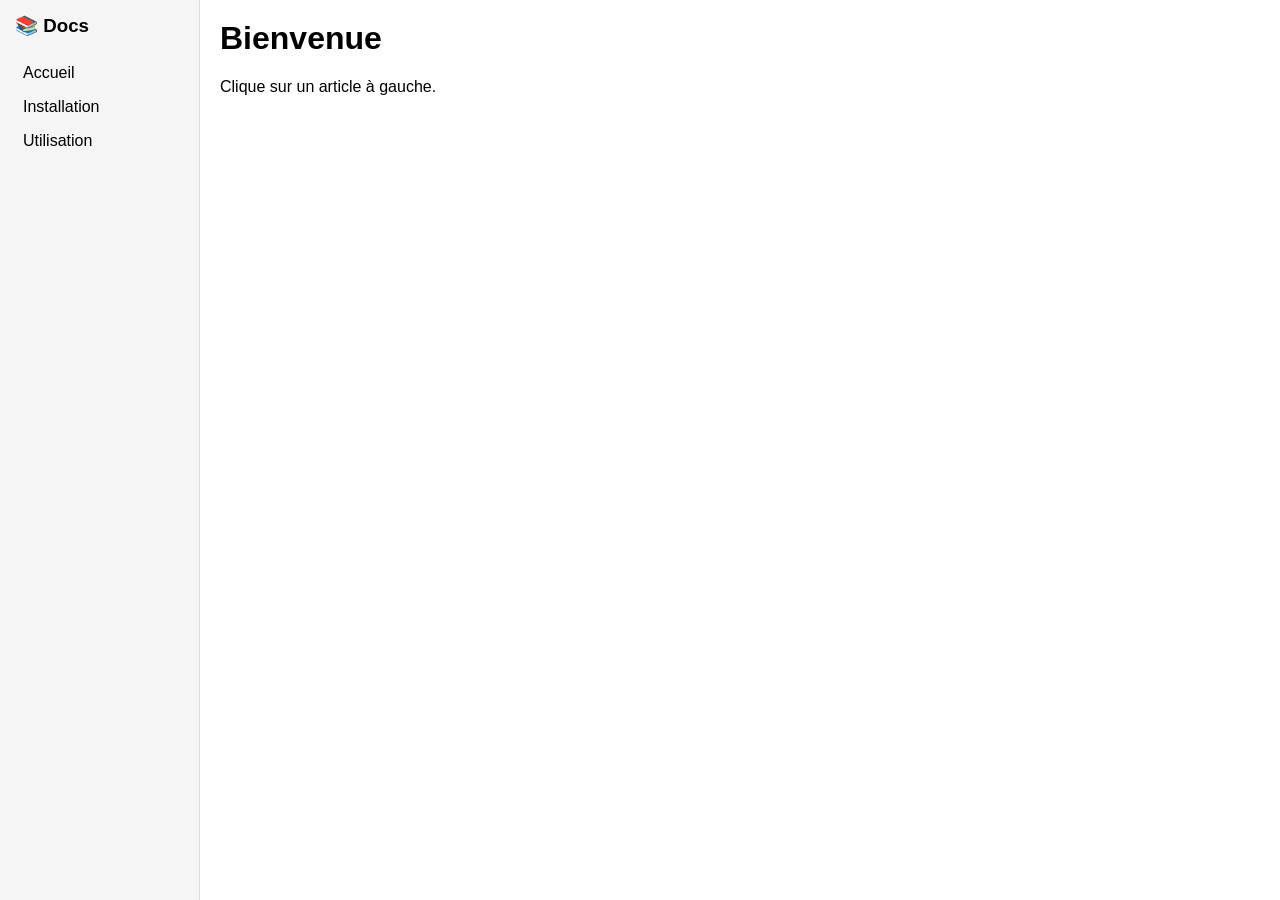
<file: 8/index.html>
<!DOCTYPE html>
<html lang="fr">
<head>
  <meta charset="UTF-8">
  <title>Docs simples</title>

  <style>
    body {
      margin: 0;
      font-family: sans-serif;
      display: flex;
    }

    /* Menu gauche */
    .menu {
      width: 200px;
      background: #f5f5f5;
      height: 100vh;
      padding: 15px;
      box-sizing: border-box;
      border-right: 1px solid #ddd;
    }

    .menu h3 {
      margin-top: 0;
    }

    .menu div {
      padding: 8px;
      cursor: pointer;
      border-radius: 5px;
    }

    .menu div:hover {
      background: #e0e0e0;
    }

    /* Contenu */
    .content {
      flex: 1;
      padding: 20px;
    }

    h1 {
      margin-top: 0;
    }

    code {
      background: #eee;
      padding: 2px 5px;
      border-radius: 4px;
    }
  </style>
</head>

<body>

  <!-- MENU -->
  <div class="menu">
    <h3>📚 Docs</h3>
    <div onclick="show('home')">Accueil</div>
    <div onclick="show('install')">Installation</div>
    <div onclick="show('use')">Utilisation</div>
  </div>

  <!-- CONTENU -->
  <div class="content" id="content">
    <h1>Bienvenue</h1>
    <p>Clique sur un article à gauche.</p>
  </div>

  <script>
    const pages = {
      home: `
        <h1>Accueil</h1>
        <p>Bienvenue dans ta documentation.</p>
      `,
      install: `
        <h1>Installation</h1>
        <p>Télécharge le projet puis lance :</p>
        <code>npm install</code>
      `,
      use: `
        <h1>Utilisation</h1>
        <p>Démarre avec :</p>
        <code>npm start</code>
      `
    };

    function show(page) {
      document.getElementById("content").innerHTML = pages[page];
    }
  </script>

</body>
</html>
</file>
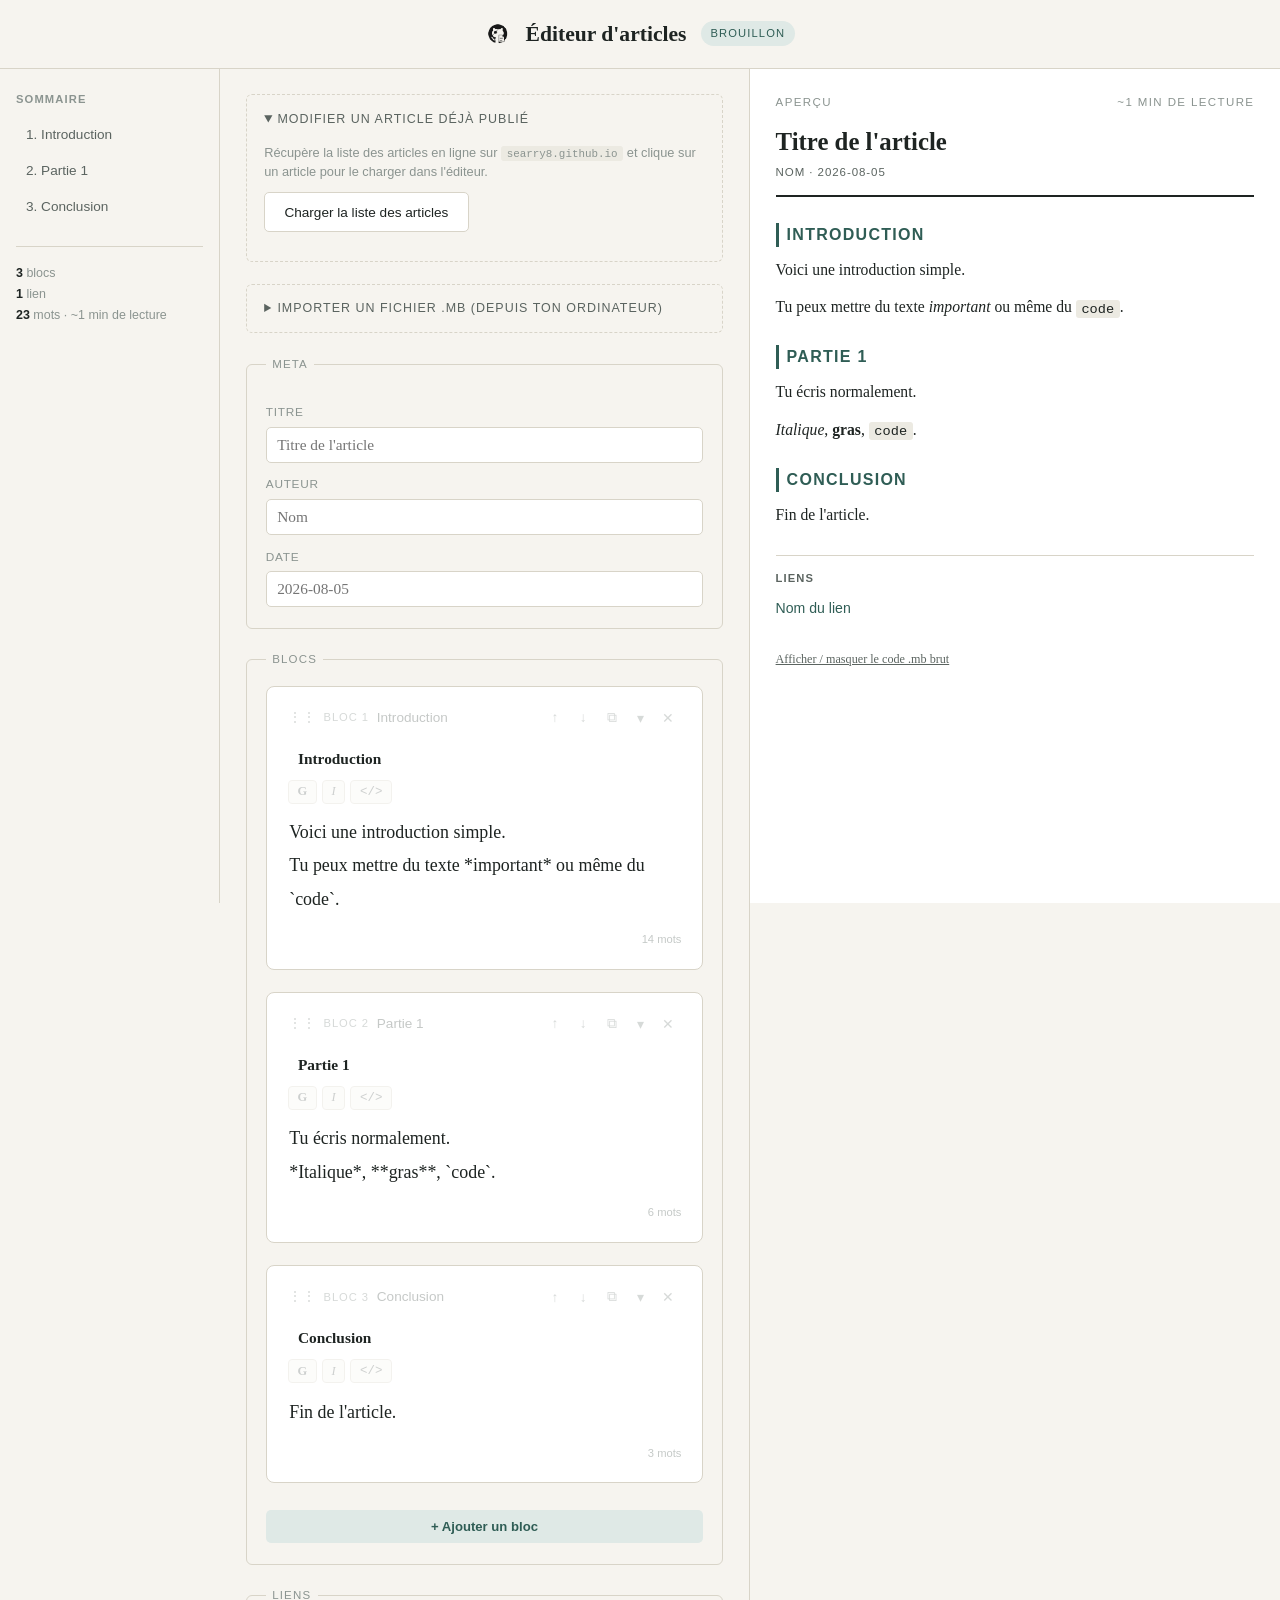
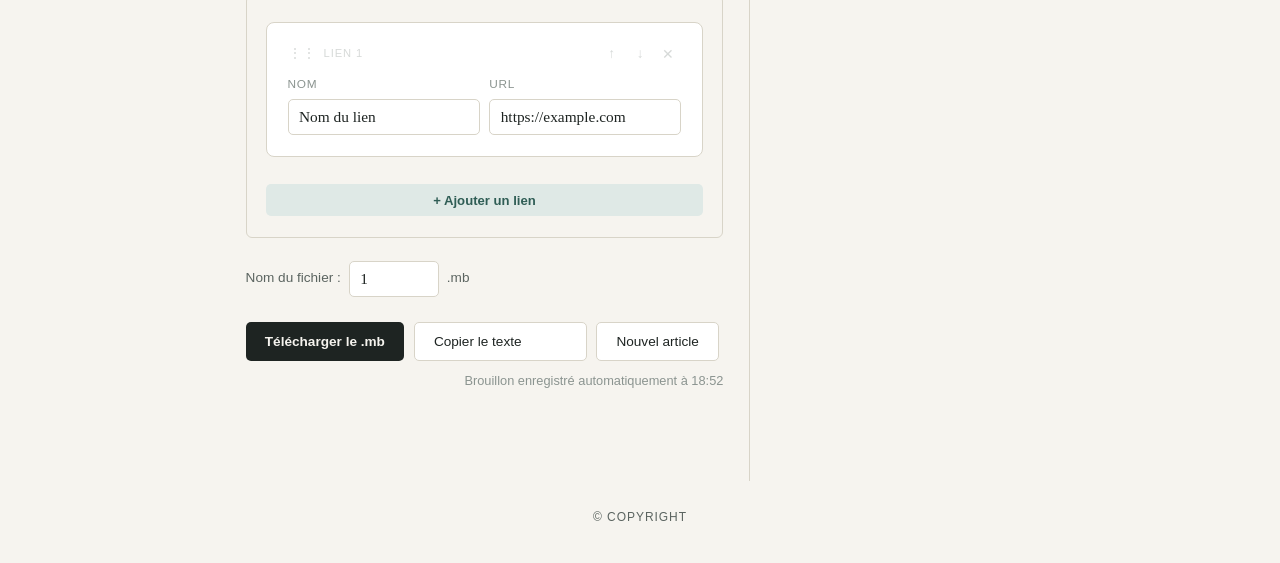
<file: editor/index.html>
<!DOCTYPE html>
<html lang="fr">
<head>
<meta charset="UTF-8">
<meta name="viewport" content="width=device-width, initial-scale=1.0">
<title>Éditeur d'articles</title>
<link rel="icon" type="image/png" href="https://searry8.github.io/docs/gitocs.png">
<style>
  :root{
    --paper:#f6f4ef;
    --paper-raised:#ffffff;
    --ink:#1e2422;
    --ink-soft:#5b6460;
    --ink-faint:#8b9490;
    --accent:#2f5d55;
    --accent-soft:#dfe9e6;
    --line:#d8d4c8;
    --code-bg:#eceae2;
    --danger:#a3453d;
    --danger-soft:#f3e4e2;
  }
  *{box-sizing:border-box;}
  body{
    margin:0;
    background:var(--paper);
    color:var(--ink);
    font-family: "Helvetica Neue", Arial, sans-serif;
    line-height:1.5;
  }
  header.site{
    padding:1.1rem 1.5rem;
    text-align:center;
    border-bottom:1px solid var(--line);
    display:flex;
    align-items:center;
    justify-content:center;
    gap:0.9rem;
    position:sticky;
    top:0;
    background:var(--paper);
    z-index:20;
  }
  header.site img{ width:26px; height:26px; border-radius:5px; }
  header.site h1{
    font-family: "Georgia", serif;
    font-size:1.35rem;
    margin:0;
    font-weight:600;
  }
  header.site .status-pill{
    font-size:0.7rem;
    text-transform:uppercase;
    letter-spacing:0.1em;
    color:var(--ink-faint);
    background:var(--accent-soft);
    color:var(--accent);
    padding:0.25rem 0.6rem;
    border-radius:20px;
  }

  .layout{
    display:grid;
    grid-template-columns:220px 1fr 1fr;
    min-height:calc(100vh - 66px);
  }
  @media (max-width: 1100px){
    .layout{ grid-template-columns:1fr 1fr; }
    .toc-pane{ display:none; }
  }
  @media (max-width: 800px){
    .layout{ grid-template-columns:1fr; }
    .preview-pane{ border-top:1px solid var(--line); }
  }

  /* ---- TOC / sommaire ---- */
  .toc-pane{
    border-right:1px solid var(--line);
    padding:1.4rem 1rem;
    position:sticky;
    top:66px;
    align-self:start;
    height:calc(100vh - 66px);
    overflow-y:auto;
  }
  .toc-pane h4{
    font-size:0.7rem;
    text-transform:uppercase;
    letter-spacing:0.1em;
    color:var(--ink-faint);
    margin:0 0 0.8rem;
  }
  .toc-list{ list-style:none; margin:0 0 1.5rem; padding:0; }
  .toc-list li{ margin-bottom:0.35rem; }
  .toc-list a{
    display:block;
    font-size:0.85rem;
    color:var(--ink-soft);
    text-decoration:none;
    padding:0.3rem 0.5rem;
    border-radius:4px;
    border-left:2px solid transparent;
  }
  .toc-list a:hover{ background:var(--accent-soft); color:var(--accent); border-left-color:var(--accent); }
  .toc-stats{
    font-size:0.78rem;
    color:var(--ink-faint);
    line-height:1.7;
    border-top:1px solid var(--line);
    padding-top:1rem;
  }
  .toc-stats b{ color:var(--ink); }

  .editor-pane{
    padding:1.6rem 1.6rem 5rem;
    border-right:1px solid var(--line);
    overflow-y:auto;
  }
  .editor-pane > *{
    max-width:640px;
    margin-left:auto;
    margin-right:auto;
  }
  .preview-pane{
    background:var(--paper-raised);
    padding:1.6rem 1.6rem 5rem;
    position:sticky;
    top:66px;
    align-self:start;
    height:calc(100vh - 66px);
    overflow-y:auto;
  }
  .preview-inner{ font-family:"Georgia", serif; max-width:640px; }
  .preview-label{
    font-family:"Helvetica Neue", Arial, sans-serif;
    font-size:0.72rem;
    text-transform:uppercase;
    letter-spacing:0.12em;
    color:var(--ink-faint);
    margin-bottom:1rem;
    display:flex;
    justify-content:space-between;
    align-items:center;
  }

  fieldset{
    border:1px solid var(--line);
    border-radius:6px;
    padding:1.1rem 1.2rem 1.3rem;
    margin:0 0 1.4rem;
  }
  legend{
    font-size:0.72rem;
    text-transform:uppercase;
    letter-spacing:0.1em;
    color:var(--ink-faint);
    padding:0 0.4rem;
  }
  label{
    display:block;
    font-size:0.74rem;
    text-transform:uppercase;
    letter-spacing:0.06em;
    color:var(--ink-faint);
    margin:0.85rem 0 0.3rem;
  }
  label:first-child{ margin-top:0; }
  input[type=text], textarea{
    width:100%;
    font-family:"Georgia", serif;
    font-size:0.96rem;
    padding:0.5rem 0.65rem;
    border:1px solid var(--line);
    border-radius:5px;
    background:var(--paper-raised);
    color:var(--ink);
    resize:vertical;
  }
  input[type=text]:focus, textarea:focus{
    outline:none;
    border-color:var(--accent);
    box-shadow:0 0 0 3px var(--accent-soft);
  }

  /* ---- Zone d'écriture principale : pensée pour écrire, pas pour remplir un formulaire ---- */
  .block-title{
    border:none !important;
    background:transparent !important;
    box-shadow:none !important;
    font-family:"Georgia", serif;
    font-size:1.3rem;
    font-weight:700;
    padding:0.2rem 0.1rem;
    border-bottom:1px solid transparent !important;
  }
  .block-title:focus{
    border-bottom:1px solid var(--accent) !important;
  }
  .block-title::placeholder{ color:var(--ink-faint); font-weight:600; }

  .block-content{
    border:none !important;
    background:transparent !important;
    box-shadow:none !important;
    font-family:"Georgia", serif;
    font-size:1.12rem;
    line-height:1.85;
    padding:0.3rem 0.1rem 0.1rem;
    resize:none;
    overflow:hidden;
    min-height:auto;
  }
  .block-content::placeholder{ color:var(--ink-faint); font-style:italic; }
  .block-content::selection{ background:var(--accent-soft); }

  .block-item, .link-item{
    border:1px solid var(--line);
    border-radius:8px;
    margin-bottom:1.4rem;
    background:var(--paper-raised);
    transition:box-shadow .15s ease, border-color .15s ease;
  }
  .block-item:hover, .block-item:focus-within{
    box-shadow:0 2px 10px rgba(30,36,34,0.06);
  }
  .block-item.dragging, .link-item.dragging{ opacity:0.4; }
  .block-item.drag-over{ border-color:var(--accent); box-shadow:0 0 0 2px var(--accent-soft); }
  .block-item-inner{ padding:1.1rem 1.3rem 1.3rem; }

  .item-head{
    display:flex;
    justify-content:space-between;
    align-items:center;
    gap:0.5rem;
    cursor:grab;
    opacity:0.35;
    transition:opacity .15s ease;
  }
  .block-item:hover .item-head, .block-item:focus-within .item-head{
    opacity:1;
  }
  .item-head-left{ display:flex; align-items:center; gap:0.5rem; min-width:0; flex:1; }
  .drag-handle{ color:var(--ink-faint); font-size:0.9rem; user-select:none; }
  .item-num{
    font-size:0.7rem;
    letter-spacing:0.08em;
    text-transform:uppercase;
    color:var(--ink-faint);
    white-space:nowrap;
  }
  .item-title-preview{
    font-size:0.85rem;
    color:var(--ink-soft);
    overflow:hidden;
    text-overflow:ellipsis;
    white-space:nowrap;
  }
  .item-btns{ display:flex; gap:0.15rem; flex-shrink:0; }

  button{
    font-family: inherit;
    cursor:pointer;
    border:none;
    border-radius:5px;
    background:transparent;
  }
  .icon-btn{
    width:26px; height:26px;
    display:inline-flex; align-items:center; justify-content:center;
    color:var(--ink-faint);
    font-size:0.85rem;
    border-radius:4px;
  }
  .icon-btn:hover{ background:var(--accent-soft); color:var(--accent); }
  .icon-btn.danger:hover{ background:var(--danger-soft); color:var(--danger); }

  .block-body{ margin-top:0.7rem; }
  .block-body.collapsed{ display:none; }

  .toolbar{
    display:flex;
    gap:0.3rem;
    margin:0.2rem 0 0.5rem;
    opacity:0.3;
    transition:opacity .15s ease;
  }
  .block-item:hover .toolbar, .block-item:focus-within .toolbar{
    opacity:1;
  }
  .tb-btn{
    font-family:"Georgia", serif;
    font-size:0.78rem;
    padding:0.2rem 0.55rem;
    border:1px solid var(--line) !important;
    border-radius:4px;
    color:var(--ink-soft);
    background:var(--paper);
  }
  .tb-btn:hover{ border-color:var(--accent) !important; color:var(--accent); }
  .tb-btn.b{ font-weight:700; }
  .tb-btn.i{ font-style:italic; }
  .tb-btn.c{ font-family:"SFMono-Regular", Consolas, monospace; }

  .block-meta-line{
    display:flex;
    justify-content:flex-end;
    font-size:0.7rem;
    color:var(--ink-faint);
    margin-top:0.3rem;
    opacity:0.5;
  }

  .link-row{ display:flex; gap:0.6rem; margin-top:0.6rem; }
  .link-row > div{ flex:1; }

  .btn-add{
    background:var(--accent-soft);
    color:var(--accent);
    padding:0.55rem 1rem;
    font-weight:600;
    width:100%;
    margin-top:0.3rem;
    font-size:0.82rem;
  }
  .btn-add:hover{ background:#cfe0dc; }

  .actions{
    display:flex;
    gap:0.6rem;
    margin-top:1.6rem;
    flex-wrap:wrap;
  }
  .btn-main{
    background:var(--ink);
    color:var(--paper);
    padding:0.7rem 1.2rem;
    font-weight:600;
    font-size:0.85rem;
  }
  .btn-main:hover{ background:#333c39; }
  .btn-secondary{
    background:var(--paper-raised);
    border:1px solid var(--line) !important;
    color:var(--ink);
    padding:0.7rem 1.2rem;
    font-size:0.85rem;
  }
  .btn-secondary:hover{ border-color:var(--accent) !important; color:var(--accent); }
  .btn-secondary.danger:hover{ border-color:var(--danger) !important; color:var(--danger); }

  .filename-row{
    display:flex;
    align-items:center;
    gap:0.5rem;
    margin-top:1rem;
    font-size:0.85rem;
    color:var(--ink-soft);
  }
  .filename-row input{ width:90px; }

  .copy-msg{
    font-size:0.76rem;
    color:var(--accent);
    margin-left:0.4rem;
    opacity:0;
    transition:opacity .2s ease;
  }
  .copy-msg.show{ opacity:1; }

  details.import-box{
    border:1px dashed var(--line);
    border-radius:6px;
    padding:0.9rem 1.1rem;
    margin-bottom:1.4rem;
  }
  details.import-box summary{
    cursor:pointer;
    font-size:0.78rem;
    text-transform:uppercase;
    letter-spacing:0.08em;
    color:var(--ink-soft);
  }
  details.import-box .import-body{ margin-top:0.9rem; }
  .hint-text{
    font-size:0.8rem;
    color:var(--ink-faint);
    margin:0 0 0.7rem;
    line-height:1.5;
  }
  .hint-text code{ font-size:0.85em; }
  #draft-hint{ margin-top:0.6rem; text-align:right; }

  .published-list{
    list-style:none;
    margin:0.9rem 0 0;
    padding:0;
    max-height:260px;
    overflow-y:auto;
  }
  .published-list li{
    border:1px solid var(--line);
    border-radius:6px;
    margin-bottom:0.5rem;
  }
  .published-list button{
    width:100%;
    text-align:left;
    padding:0.6rem 0.8rem;
    background:var(--paper-raised);
    border-radius:6px;
  }
  .published-list button:hover{ background:var(--accent-soft); }
  .published-list .pub-title{
    font-family:"Georgia", serif;
    font-size:0.95rem;
    color:var(--ink);
    display:block;
  }
  .published-list .pub-meta{
    font-size:0.72rem;
    color:var(--ink-faint);
    text-transform:uppercase;
    letter-spacing:0.06em;
    margin-top:0.15rem;
    display:block;
  }
  .published-list .pub-empty{
    font-size:0.82rem;
    color:var(--ink-faint);
    font-style:italic;
    padding:0.4rem 0;
  }
  .file-drop{
    border:1.5px dashed var(--line);
    border-radius:6px;
    padding:1.1rem;
    text-align:center;
    font-size:0.82rem;
    color:var(--ink-faint);
    margin-bottom:0.8rem;
    cursor:pointer;
  }
  .file-drop:hover{ border-color:var(--accent); color:var(--accent); }
  .file-drop.drag-over{ border-color:var(--accent); background:var(--accent-soft); color:var(--accent); }

  /* ---- Preview article styling ---- */
  .p-header{ margin-bottom:1.6rem; padding-bottom:0.9rem; border-bottom:2px solid var(--ink); }
  .p-header h1{ font-size:1.55rem; margin:0 0 0.4rem; line-height:1.2; }
  .p-meta{
    font-family:"Helvetica Neue", Arial, sans-serif;
    font-size:0.72rem; color:var(--ink-soft);
    text-transform:uppercase; letter-spacing:0.08em;
  }
  .p-block{ margin-bottom:1.6rem; scroll-margin-top:80px; }
  .p-block h2{
    font-size:1rem;
    font-family:"Helvetica Neue", Arial, sans-serif;
    text-transform:uppercase; letter-spacing:0.08em;
    color:var(--accent);
    border-left:3px solid var(--accent);
    padding-left:0.5rem;
    margin:0 0 0.7rem;
  }
  .p-block p{ margin:0 0 0.85rem; font-size:0.98rem; }
  .p-links{ margin-top:1.8rem; padding-top:0.9rem; border-top:1px solid var(--line); }
  .p-links h3{
    font-family:"Helvetica Neue", Arial, sans-serif;
    font-size:0.7rem; text-transform:uppercase; letter-spacing:0.1em;
    color:var(--ink-soft); margin:0 0 0.55rem;
  }
  .p-links ul{ list-style:none; margin:0; padding:0; }
  .p-links li{ margin-bottom:0.3rem; }
  .p-links a{ color:var(--accent); text-decoration:none; font-family:"Helvetica Neue", Arial, sans-serif; font-size:0.88rem; }
  code{
    background:var(--code-bg);
    padding:0.1rem 0.35rem;
    border-radius:3px;
    font-family: "SFMono-Regular", Consolas, "Liberation Mono", Menlo, monospace;
    font-size:0.87em;
  }
  .empty-hint{ color:var(--ink-faint); font-size:0.85rem; font-style:italic; }

  .raw-toggle{
    margin-top:1.6rem;
    font-size:0.76rem;
    color:var(--ink-soft);
    cursor:pointer;
    text-decoration:underline;
    display:inline-block;
  }
  pre.raw{
    background:var(--code-bg);
    padding:0.9rem;
    border-radius:6px;
    font-family:"SFMono-Regular", Consolas, monospace;
    font-size:0.8rem;
    white-space:pre-wrap;
    word-break:break-word;
    display:none;
    margin-top:0.7rem;
  }
  pre.raw.show{ display:block; }

  footer.site{ text-align:center; padding:1.4rem 1.5rem 2.2rem; }
  footer.site a{
    font-family: "Helvetica Neue", Arial, sans-serif;
    font-size:0.75rem; letter-spacing:0.08em; text-transform:uppercase;
    color:var(--ink-soft); text-decoration:none;
  }
  footer.site a:hover{ color:var(--accent); text-decoration:underline; }

  .toast{
    position:fixed;
    bottom:1.2rem;
    left:50%;
    transform:translateX(-50%) translateY(20px);
    background:var(--ink);
    color:var(--paper);
    padding:0.6rem 1.1rem;
    border-radius:6px;
    font-size:0.82rem;
    opacity:0;
    pointer-events:none;
    transition:all .2s ease;
    z-index:50;
  }
  .toast.show{ opacity:1; transform:translateX(-50%) translateY(0); }
</style>
</head>
<body>

<header class="site">
  <img src="https://searry8.github.io/docs/gitocs.png" alt="">
  <h1>Éditeur d'articles</h1>
  <span class="status-pill" id="status-pill">brouillon</span>
</header>

<div class="layout">

  <div class="toc-pane">
    <h4>Sommaire</h4>
    <ul class="toc-list" id="toc-list"></ul>
    <div class="toc-stats" id="toc-stats"></div>
  </div>

  <div class="editor-pane">

    <details class="import-box" id="published-box" open>
      <summary>Modifier un article déjà publié</summary>
      <div class="import-body">
        <p class="hint-text">Récupère la liste des articles en ligne sur <code>searry8.github.io</code> et clique sur un article pour le charger dans l'éditeur.</p>
        <div class="actions" style="margin-top:0;">
          <button type="button" class="btn-secondary" id="btn-load-published">Charger la liste des articles</button>
        </div>
        <ul class="published-list" id="published-list"></ul>
      </div>
    </details>

    <details class="import-box">
      <summary>Importer un fichier .mb (depuis ton ordinateur)</summary>
      <div class="import-body">
        <div class="file-drop" id="file-drop">
          Glisse un fichier .mb ici, ou clique pour en choisir un
          <input type="file" id="file-input" accept=".mb,.txt" style="display:none">
        </div>
        <label>Ou colle le code .mb directement</label>
        <textarea id="import-text" placeholder="[meta]&#10;title=...&#10;..." style="min-height:90px;"></textarea>
        <div class="actions">
          <button type="button" class="btn-secondary" id="btn-import">Charger dans l'éditeur</button>
        </div>
      </div>
    </details>

    <fieldset>
      <legend>Meta</legend>
      <label for="f-title">Titre</label>
      <input type="text" id="f-title" placeholder="Titre de l'article">
      <label for="f-author">Auteur</label>
      <input type="text" id="f-author" placeholder="Nom">
      <label for="f-date">Date</label>
      <input type="text" id="f-date" placeholder="2026-08-05">
    </fieldset>

    <fieldset>
      <legend>Blocs</legend>
      <div id="blocks-container"></div>
      <button type="button" class="btn-add" id="add-block">+ Ajouter un bloc</button>
    </fieldset>

    <fieldset>
      <legend>Liens</legend>
      <div id="links-container"></div>
      <button type="button" class="btn-add" id="add-link">+ Ajouter un lien</button>
    </fieldset>

    <div class="filename-row">
      Nom du fichier :
      <input type="text" id="f-filename" value="1">
      <span>.mb</span>
    </div>

    <div class="actions">
      <button type="button" class="btn-main" id="btn-download">Télécharger le .mb</button>
      <button type="button" class="btn-secondary" id="btn-copy">Copier le texte<span class="copy-msg" id="copy-msg">Copié !</span></button>
      <button type="button" class="btn-secondary danger" id="btn-reset">Nouvel article</button>
    </div>
    <p class="hint-text" id="draft-hint"></p>
  </div>

  <div class="preview-pane">
    <div class="preview-inner">
      <div class="preview-label">
        <span>Aperçu</span>
        <span id="reading-time"></span>
      </div>
      <div id="preview"></div>
      <div class="raw-toggle" id="raw-toggle">Afficher / masquer le code .mb brut</div>
      <pre class="raw" id="raw-output"></pre>
    </div>
  </div>
</div>

<footer class="site">
  <a href="https://searry8.github.io/docs/Copyright.md" target="_blank" rel="noopener">© Copyright</a>
</footer>

<div class="toast" id="toast"></div>

<script>
/* =========================================================
   State
   ========================================================= */
let uid = 0;
const nextId = () => ++uid;

const state = {
  meta: { title:"Titre de l'article", author:"Nom", date:"2026-08-05" },
  blocks: [],
  links: [],
  sourceNumber: null /* numéro de l'article publié en cours d'édition, si applicable */
};

const BASE_URL = "https://searry8.github.io/docs/8/";
const DRAFT_KEY = "mb-editor-draft";

/* =========================================================
   Helpers
   ========================================================= */
function escapeAttr(str){ return (str||"").replace(/&/g,"&amp;").replace(/"/g,"&quot;"); }
function escapeHtmlText(str){ return (str||"").replace(/&/g,"&amp;").replace(/</g,"&lt;").replace(/>/g,"&gt;"); }

function showToast(msg){
  const t = document.getElementById("toast");
  t.textContent = msg;
  t.classList.add("show");
  clearTimeout(showToast._tm);
  showToast._tm = setTimeout(() => t.classList.remove("show"), 1600);
}

function markDirty(){
  document.getElementById("status-pill").textContent = "modifié";
  scheduleSaveDraft();
}

/* =========================================================
   Mémoire cache du brouillon
   (window.storage quand disponible, sinon localStorage du navigateur)
   ========================================================= */
async function persistDraft(payload){
  try{
    if(window.storage){
      await window.storage.set(DRAFT_KEY, payload);
      return true;
    }
  } catch(e){ /* on retente via localStorage */ }
  try{
    if(window.localStorage){
      localStorage.setItem(DRAFT_KEY, payload);
      return true;
    }
  } catch(e){ /* stockage indisponible (navigation privée, etc.) */ }
  return false;
}

async function readDraft(){
  try{
    if(window.storage){
      const res = await window.storage.get(DRAFT_KEY);
      if(res && res.value) return res.value;
    }
  } catch(e){ /* pas de brouillon côté storage */ }
  try{
    if(window.localStorage){
      const raw = localStorage.getItem(DRAFT_KEY);
      if(raw) return raw;
    }
  } catch(e){ /* stockage indisponible */ }
  return null;
}

async function clearDraft(){
  try{ if(window.storage) await window.storage.delete(DRAFT_KEY); } catch(e){}
  try{ if(window.localStorage) localStorage.removeItem(DRAFT_KEY); } catch(e){}
}

let saveTimer = null;
function scheduleSaveDraft(){
  clearTimeout(saveTimer);
  saveTimer = setTimeout(saveDraftNow, 600);
}

async function saveDraftNow(){
  const payload = JSON.stringify({ meta: state.meta, blocks: state.blocks, links: state.links, sourceNumber: state.sourceNumber });
  const ok = await persistDraft(payload);
  const hint = document.getElementById("draft-hint");
  if(ok){
    const time = new Date().toLocaleTimeString("fr-FR", { hour:"2-digit", minute:"2-digit" });
    hint.textContent = `Brouillon enregistré automatiquement à ${time}`;
  } else {
    hint.textContent = "Impossible d'enregistrer le brouillon dans ce navigateur.";
  }
}

async function tryRestoreDraft(){
  const raw = await readDraft();
  if(!raw) return false;
  try{
    const data = JSON.parse(raw);
    state.meta = data.meta || state.meta;
    state.sourceNumber = data.sourceNumber ?? null;
    state.blocks = (data.blocks || []).map(b => ({ ...b, id: nextId() }));
    state.links = (data.links || []).map(l => ({ ...l, id: nextId() }));

    document.getElementById("f-title").value = state.meta.title || "";
    document.getElementById("f-author").value = state.meta.author || "";
    document.getElementById("f-date").value = state.meta.date || "";
    if(state.sourceNumber) document.getElementById("f-filename").value = state.sourceNumber;

    renderBlocks();
    renderLinks();
    updatePreview();
    document.getElementById("status-pill").textContent = "brouillon restauré";
    document.getElementById("draft-hint").textContent = "Reprise de ton brouillon précédent.";
    return true;
  } catch(e){
    return false;
  }
}

/* =========================================================
   Génération du texte .mb à partir du state
   ========================================================= */
function generateMb(){
  let out = "[meta]\n";
  out += `title=${state.meta.title}\n`;
  out += `author=${state.meta.author}\n`;
  out += `date=${state.meta.date}\n`;

  state.blocks.forEach(b => {
    out += "[block]\n";
    out += `${b.title}\n`;
    out += `${b.content}\n`;
  });

  if(state.links.length){
    out += "[link]\n";
    state.links.forEach(l => {
      if(l.name || l.url) out += `${l.name}|${l.url}\n`;
    });
  }

  return out.trim() + "\n";
}

/* =========================================================
   Parsing (identique au lecteur)
   ========================================================= */
function parseArticle(raw){
  const lines = raw.split(/\r?\n/);
  const article = { meta:{}, blocks:[], links:[] };
  let mode = null;
  let currentBlock = null;

  for(const line of lines){
    const trimmed = line.trim();
    if(trimmed === "[meta]"){ mode = "meta"; continue; }
    if(trimmed === "[block]"){
      mode = "block";
      currentBlock = { title:null, lines:[] };
      article.blocks.push(currentBlock);
      continue;
    }
    if(trimmed === "[link]"){ mode = "link"; continue; }

    if(mode === "meta"){
      const idx = line.indexOf("=");
      if(idx > -1) article.meta[line.slice(0, idx).trim()] = line.slice(idx+1).trim();
    } else if(mode === "block"){
      if(currentBlock.title === null){
        if(trimmed !== ""){ currentBlock.title = trimmed; }
      } else {
        currentBlock.lines.push(line);
      }
    } else if(mode === "link"){
      if(trimmed === "") continue;
      const idx = trimmed.indexOf("|");
      if(idx > -1) article.links.push({ name: trimmed.slice(0, idx).trim(), url: trimmed.slice(idx+1).trim() });
    }
  }
  return article;
}

function loadParsedIntoState(parsed){
  state.meta.title = parsed.meta.title || "";
  state.meta.author = parsed.meta.author || "";
  state.meta.date = parsed.meta.date || "";
  state.sourceNumber = null;
  state.blocks = parsed.blocks.map(b => ({ id: nextId(), title: b.title || "", content: b.lines.join("\n").replace(/^\n+/,""), collapsed:false }));
  state.links = parsed.links.map(l => ({ id: nextId(), name: l.name, url: l.url }));

  document.getElementById("f-title").value = state.meta.title;
  document.getElementById("f-author").value = state.meta.author;
  document.getElementById("f-date").value = state.meta.date;

  renderBlocks();
  renderLinks();
  updatePreview();
}

/* =========================================================
   Rendu inline (gras / italique / code)
   ========================================================= */
function renderInline(text){
  let escaped = escapeHtmlText(text);
  escaped = escaped.replace(/`([^`]+)`/g, "<code>$1</code>");
  escaped = escaped.replace(/\*\*([^*]+)\*\*/g, "<strong>$1</strong>");
  escaped = escaped.replace(/\*([^*]+)\*/g, "<em>$1</em>");
  return escaped;
}
function renderBlockLines(content){
  return content.split(/\r?\n/)
    .filter(l => l.trim() !== "")
    .map(l => `<p>${renderInline(l.trim())}</p>`)
    .join("");
}

/* =========================================================
   Rendu des blocs (formulaire)
   ========================================================= */
const blocksContainer = document.getElementById("blocks-container");
const linksContainer = document.getElementById("links-container");

function renderBlocks(){
  blocksContainer.innerHTML = "";
  state.blocks.forEach((b, idx) => {
    const div = document.createElement("div");
    div.className = "block-item";
    div.draggable = true;
    div.dataset.id = b.id;
    div.dataset.type = "block";
    div.innerHTML = `
      <div class="block-item-inner">
        <div class="item-head" data-toggle="${b.id}">
          <div class="item-head-left">
            <span class="drag-handle">⋮⋮</span>
            <span class="item-num">Bloc ${idx+1}</span>
            <span class="item-title-preview">${escapeHtmlText(b.title || "(sans titre)")}</span>
          </div>
          <div class="item-btns">
            <button type="button" class="icon-btn" title="Monter" data-move-up="${b.id}">↑</button>
            <button type="button" class="icon-btn" title="Descendre" data-move-down="${b.id}">↓</button>
            <button type="button" class="icon-btn" title="Dupliquer" data-duplicate="${b.id}">⧉</button>
            <button type="button" class="icon-btn" title="Replier/déplier" data-collapse="${b.id}">${b.collapsed ? "▸" : "▾"}</button>
            <button type="button" class="icon-btn danger" title="Supprimer" data-remove-block="${b.id}">✕</button>
          </div>
        </div>
        <div class="block-body ${b.collapsed ? "collapsed" : ""}" id="block-body-${b.id}">
          <input type="text" class="block-title" data-field="title" data-id="${b.id}" value="${escapeAttr(b.title)}" placeholder="Titre du bloc…">
          <div class="toolbar">
            <button type="button" class="tb-btn b" data-fmt="bold" data-target="${b.id}" title="Gras (Ctrl+B)">G</button>
            <button type="button" class="tb-btn i" data-fmt="italic" data-target="${b.id}" title="Italique (Ctrl+I)">I</button>
            <button type="button" class="tb-btn c" data-fmt="code" data-target="${b.id}" title="Code (Ctrl+E)">&lt;/&gt;</button>
          </div>
          <textarea class="block-content" data-field="content" data-id="${b.id}" id="block-content-${b.id}" rows="1" placeholder="Écris ici. Une ligne = un paragraphe. *italique*, **gras**, \`code\`.">${escapeHtmlText(b.content)}</textarea>
          <div class="block-meta-line">
            <span id="block-wc-${b.id}"></span>
          </div>
        </div>
      </div>
    `;
    blocksContainer.appendChild(div);
    updateBlockWordCount(b.id);
    autoGrow(document.getElementById(`block-content-${b.id}`));
  });
  attachBlockEvents();
  renderToc();
}

/* Fait grandir un textarea avec son contenu, sans barre de défilement */
function autoGrow(el){
  if(!el) return;
  el.style.height = "auto";
  el.style.height = (el.scrollHeight + 2) + "px";
}

function updateBlockWordCount(id){
  const b = state.blocks.find(x => x.id === id);
  if(!b) return;
  const words = (b.content.match(/\S+/g) || []).length;
  const el = document.getElementById(`block-wc-${id}`);
  if(el) el.textContent = `${words} mot${words>1?"s":""}`;
}

function attachBlockEvents(){
  blocksContainer.querySelectorAll("[data-field]").forEach(el => {
    el.addEventListener("input", () => {
      const id = parseInt(el.dataset.id, 10);
      const b = state.blocks.find(x => x.id === id);
      if(!b) return;
      b[el.dataset.field] = el.value;
      if(el.dataset.field === "title"){
        const titlePrev = el.closest(".block-item").querySelector(".item-title-preview");
        titlePrev.textContent = el.value || "(sans titre)";
      }
      if(el.dataset.field === "content"){
        updateBlockWordCount(id);
        autoGrow(el);
      }
      markDirty();
      updatePreview();
      renderToc();
    });
    if(el.dataset.field === "content"){
      el.addEventListener("keydown", handleTextareaShortcut);
    }
  });

  blocksContainer.querySelectorAll("[data-move-up]").forEach(el => el.addEventListener("click", () => moveBlock(parseInt(el.dataset.moveUp,10), -1)));
  blocksContainer.querySelectorAll("[data-move-down]").forEach(el => el.addEventListener("click", () => moveBlock(parseInt(el.dataset.moveDown,10), 1)));
  blocksContainer.querySelectorAll("[data-duplicate]").forEach(el => el.addEventListener("click", () => duplicateBlock(parseInt(el.dataset.duplicate,10))));
  blocksContainer.querySelectorAll("[data-remove-block]").forEach(el => el.addEventListener("click", () => removeBlock(parseInt(el.dataset.removeBlock,10))));
  blocksContainer.querySelectorAll("[data-collapse]").forEach(el => el.addEventListener("click", (e) => {
    e.stopPropagation();
    toggleCollapse(parseInt(el.dataset.collapse,10));
  }));
  blocksContainer.querySelectorAll(".tb-btn").forEach(el => el.addEventListener("click", () => {
    const id = parseInt(el.dataset.target, 10);
    applyFormat(id, el.dataset.fmt);
  }));

  // drag and drop reorder
  blocksContainer.querySelectorAll(".block-item").forEach(item => {
    item.addEventListener("dragstart", () => item.classList.add("dragging"));
    item.addEventListener("dragend", () => {
      item.classList.remove("dragging");
      blocksContainer.querySelectorAll(".block-item").forEach(x => x.classList.remove("drag-over"));
    });
    item.addEventListener("dragover", (e) => {
      e.preventDefault();
      item.classList.add("drag-over");
    });
    item.addEventListener("dragleave", () => item.classList.remove("drag-over"));
    item.addEventListener("drop", (e) => {
      e.preventDefault();
      item.classList.remove("drag-over");
      const draggingEl = blocksContainer.querySelector(".dragging");
      if(!draggingEl || draggingEl === item) return;
      const fromId = parseInt(draggingEl.dataset.id, 10);
      const toId = parseInt(item.dataset.id, 10);
      reorderBlocks(fromId, toId);
    });
  });
}

function moveBlock(id, dir){
  const idx = state.blocks.findIndex(b => b.id === id);
  const newIdx = idx + dir;
  if(newIdx < 0 || newIdx >= state.blocks.length) return;
  const [item] = state.blocks.splice(idx, 1);
  state.blocks.splice(newIdx, 0, item);
  markDirty();
  renderBlocks();
  updatePreview();
}

function reorderBlocks(fromId, toId){
  const fromIdx = state.blocks.findIndex(b => b.id === fromId);
  const toIdx = state.blocks.findIndex(b => b.id === toId);
  if(fromIdx === -1 || toIdx === -1) return;
  const [item] = state.blocks.splice(fromIdx, 1);
  state.blocks.splice(toIdx, 0, item);
  markDirty();
  renderBlocks();
  updatePreview();
}

function duplicateBlock(id){
  const idx = state.blocks.findIndex(b => b.id === id);
  if(idx === -1) return;
  const copy = { ...state.blocks[idx], id: nextId() };
  state.blocks.splice(idx+1, 0, copy);
  markDirty();
  renderBlocks();
  updatePreview();
}

function removeBlock(id){
  state.blocks = state.blocks.filter(b => b.id !== id);
  markDirty();
  renderBlocks();
  updatePreview();
}

function toggleCollapse(id){
  const b = state.blocks.find(x => x.id === id);
  if(!b) return;
  b.collapsed = !b.collapsed;
  renderBlocks();
}

function addBlock(title="", content=""){
  state.blocks.push({ id: nextId(), title, content, collapsed:false });
  markDirty();
  renderBlocks();
  updatePreview();
}

/* ---- Formatage via la barre d'outils / raccourcis ---- */
function wrapSelection(textarea, prefix, suffix){
  const start = textarea.selectionStart;
  const end = textarea.selectionEnd;
  const value = textarea.value;
  const selected = value.slice(start, end) || "texte";
  const newValue = value.slice(0, start) + prefix + selected + suffix + value.slice(end);
  textarea.value = newValue;
  textarea.focus();
  textarea.selectionStart = start + prefix.length;
  textarea.selectionEnd = start + prefix.length + selected.length;
  textarea.dispatchEvent(new Event("input"));
}

function applyFormat(blockId, fmt){
  const textarea = document.getElementById(`block-content-${blockId}`);
  if(!textarea) return;
  if(fmt === "bold") wrapSelection(textarea, "**", "**");
  if(fmt === "italic") wrapSelection(textarea, "*", "*");
  if(fmt === "code") wrapSelection(textarea, "`", "`");
}

function handleTextareaShortcut(e){
  const isMod = e.ctrlKey || e.metaKey;
  if(!isMod) return;
  const id = parseInt(e.target.dataset.id, 10);
  if(e.key.toLowerCase() === "b"){ e.preventDefault(); applyFormat(id, "bold"); }
  if(e.key.toLowerCase() === "i"){ e.preventDefault(); applyFormat(id, "italic"); }
  if(e.key.toLowerCase() === "e"){ e.preventDefault(); applyFormat(id, "code"); }
}

/* =========================================================
   Rendu des liens
   ========================================================= */
function renderLinks(){
  linksContainer.innerHTML = "";
  state.links.forEach((l, idx) => {
    const div = document.createElement("div");
    div.className = "link-item";
    div.draggable = true;
    div.dataset.id = l.id;
    div.innerHTML = `
      <div class="block-item-inner">
        <div class="item-head">
          <div class="item-head-left">
            <span class="drag-handle">⋮⋮</span>
            <span class="item-num">Lien ${idx+1}</span>
          </div>
          <div class="item-btns">
            <button type="button" class="icon-btn" title="Monter" data-move-up-link="${l.id}">↑</button>
            <button type="button" class="icon-btn" title="Descendre" data-move-down-link="${l.id}">↓</button>
            <button type="button" class="icon-btn danger" title="Supprimer" data-remove-link="${l.id}">✕</button>
          </div>
        </div>
        <div class="link-row">
          <div>
            <label>Nom</label>
            <input type="text" class="link-name" data-field="name" data-id="${l.id}" value="${escapeAttr(l.name)}" placeholder="Nom du lien">
          </div>
          <div>
            <label>URL</label>
            <input type="text" class="link-url" data-field="url" data-id="${l.id}" value="${escapeAttr(l.url)}" placeholder="https://example.com">
          </div>
        </div>
      </div>
    `;
    linksContainer.appendChild(div);
  });
  attachLinkEvents();
}

function attachLinkEvents(){
  linksContainer.querySelectorAll("[data-field]").forEach(el => {
    el.addEventListener("input", () => {
      const id = parseInt(el.dataset.id, 10);
      const l = state.links.find(x => x.id === id);
      if(!l) return;
      l[el.dataset.field] = el.value;
      markDirty();
      updatePreview();
    });
  });
  linksContainer.querySelectorAll("[data-move-up-link]").forEach(el => el.addEventListener("click", () => moveLink(parseInt(el.dataset.moveUpLink,10), -1)));
  linksContainer.querySelectorAll("[data-move-down-link]").forEach(el => el.addEventListener("click", () => moveLink(parseInt(el.dataset.moveDownLink,10), 1)));
  linksContainer.querySelectorAll("[data-remove-link]").forEach(el => el.addEventListener("click", () => removeLink(parseInt(el.dataset.removeLink,10))));
}

function moveLink(id, dir){
  const idx = state.links.findIndex(l => l.id === id);
  const newIdx = idx + dir;
  if(newIdx < 0 || newIdx >= state.links.length) return;
  const [item] = state.links.splice(idx, 1);
  state.links.splice(newIdx, 0, item);
  markDirty();
  renderLinks();
  updatePreview();
}

function removeLink(id){
  state.links = state.links.filter(l => l.id !== id);
  markDirty();
  renderLinks();
  updatePreview();
}

function addLink(name="", url=""){
  state.links.push({ id: nextId(), name, url });
  markDirty();
  renderLinks();
  updatePreview();
}

/* =========================================================
   Sommaire (TOC)
   ========================================================= */
function renderToc(){
  const tocList = document.getElementById("toc-list");
  tocList.innerHTML = state.blocks.map((b, idx) => `
    <li><a href="#preview-block-${b.id}">${idx+1}. ${escapeHtmlText(b.title || "(sans titre)")}</a></li>
  `).join("") || `<li class="empty-hint" style="padding-left:0.5rem;">Aucun bloc</li>`;

  const totalWords = state.blocks.reduce((sum, b) => sum + (b.content.match(/\S+/g) || []).length, 0);
  const readingMin = Math.max(1, Math.round(totalWords / 200));
  document.getElementById("toc-stats").innerHTML = `
    <b>${state.blocks.length}</b> bloc${state.blocks.length>1?"s":""}<br>
    <b>${state.links.length}</b> lien${state.links.length>1?"s":""}<br>
    <b>${totalWords}</b> mots · ~${readingMin} min de lecture
  `;
  document.getElementById("reading-time").textContent = `~${readingMin} min de lecture`;
}

/* =========================================================
   Aperçu
   ========================================================= */
function renderPreview(){
  const blocksHtml = state.blocks.length ? state.blocks.map(b => `
    <div class="p-block" id="preview-block-${b.id}">
      ${b.title ? `<h2>${escapeHtmlText(b.title)}</h2>` : ""}
      ${renderBlockLines(b.content) || `<p class="empty-hint">Bloc vide</p>`}
    </div>
  `).join("") : `<p class="empty-hint">Ajoute un bloc pour voir l'aperçu.</p>`;

  const linksHtml = state.links.length ? `
    <div class="p-links">
      <h3>Liens</h3>
      <ul>
        ${state.links.map(l => `<li><a href="${escapeHtmlText(l.url)}" target="_blank" rel="noopener">${escapeHtmlText(l.name || l.url)}</a></li>`).join("")}
      </ul>
    </div>
  ` : "";

  document.getElementById("preview").innerHTML = `
    <div class="p-header">
      <h1>${escapeHtmlText(state.meta.title || "Titre de l'article")}</h1>
      <div class="p-meta">${[state.meta.author, state.meta.date].filter(Boolean).map(escapeHtmlText).join(" · ")}</div>
    </div>
    ${blocksHtml}
    ${linksHtml}
  `;
}

function updatePreview(){
  renderPreview();
  document.getElementById("raw-output").textContent = generateMb();
  renderToc();
}

/* =========================================================
   Meta fields
   ========================================================= */
["f-title","f-author","f-date"].forEach(id => {
  document.getElementById(id).addEventListener("input", (e) => {
    const key = id.replace("f-", "");
    state.meta[key] = e.target.value;
    markDirty();
    updatePreview();
  });
});

/* =========================================================
   Boutons globaux
   ========================================================= */
document.getElementById("add-block").addEventListener("click", () => addBlock());
document.getElementById("add-link").addEventListener("click", () => addLink());

document.getElementById("raw-toggle").addEventListener("click", () => {
  document.getElementById("raw-output").classList.toggle("show");
});

document.getElementById("btn-download").addEventListener("click", () => {
  const raw = generateMb();
  const filename = (document.getElementById("f-filename").value.trim() || "1") + ".mb";
  const blob = new Blob([raw], { type: "text/plain;charset=utf-8" });
  const url = URL.createObjectURL(blob);
  const a = document.createElement("a");
  a.href = url;
  a.download = filename;
  document.body.appendChild(a);
  a.click();
  document.body.removeChild(a);
  URL.revokeObjectURL(url);
  document.getElementById("status-pill").textContent = "téléchargé";
  showToast(`${filename} téléchargé`);
});

document.getElementById("btn-copy").addEventListener("click", async () => {
  const raw = generateMb();
  try{
    await navigator.clipboard.writeText(raw);
  } catch(e){
    const ta = document.createElement("textarea");
    ta.value = raw;
    document.body.appendChild(ta);
    ta.select();
    document.execCommand("copy");
    document.body.removeChild(ta);
  }
  const msg = document.getElementById("copy-msg");
  msg.classList.add("show");
  setTimeout(() => msg.classList.remove("show"), 1500);
  showToast("Code .mb copié");
});

document.getElementById("btn-reset").addEventListener("click", () => {
  if(!confirm("Repartir sur un nouvel article ? Le brouillon en cours sera effacé.")) return;
  state.meta = { title:"", author:"", date:"" };
  state.blocks = [];
  state.links = [];
  state.sourceNumber = null;
  document.getElementById("f-title").value = "";
  document.getElementById("f-author").value = "";
  document.getElementById("f-date").value = "";
  document.getElementById("f-filename").value = "1";
  renderBlocks();
  renderLinks();
  updatePreview();
  clearDraft();
  document.getElementById("draft-hint").textContent = "";
  document.getElementById("status-pill").textContent = "brouillon";
  showToast("Nouvel article vierge");
});

/* =========================================================
   Articles déjà publiés (chargement depuis le site)
   ========================================================= */
const publishedCache = {}; // { n: rawText }

async function fetchPublished(n){
  if(publishedCache[n] !== undefined) return publishedCache[n];
  const res = await fetch(`${BASE_URL}${n}.mb`, { cache:"no-store" });
  if(!res.ok) throw new Error("not found");
  const text = await res.text();
  publishedCache[n] = text;
  return text;
}

document.getElementById("btn-load-published").addEventListener("click", async () => {
  const btn = document.getElementById("btn-load-published");
  const list = document.getElementById("published-list");
  btn.disabled = true;
  btn.textContent = "Chargement…";
  list.innerHTML = "";

  const found = [];
  let n = 1;
  while(true){
    try{
      const raw = await fetchPublished(n);
      const parsed = parseArticle(raw);
      found.push({ n, title: parsed.meta.title || `Article ${n}`, author: parsed.meta.author || "", date: parsed.meta.date || "" });
      n++;
    } catch(e){
      break;
    }
  }

  btn.disabled = false;
  btn.textContent = "Recharger la liste";

  if(found.length === 0){
    list.innerHTML = `<li class="pub-empty">Aucun article trouvé sur le site.</li>`;
    return;
  }

  list.innerHTML = found.map(a => `
    <li>
      <button type="button" data-load-published="${a.n}">
        <span class="pub-title">${escapeHtmlText(a.title)}</span>
        <span class="pub-meta">Article ${a.n}${a.author ? " · " + escapeHtmlText(a.author) : ""}${a.date ? " · " + escapeHtmlText(a.date) : ""}</span>
      </button>
    </li>
  `).join("");

  list.querySelectorAll("[data-load-published]").forEach(el => {
    el.addEventListener("click", () => loadPublishedArticle(parseInt(el.dataset.loadPublished, 10)));
  });
});

async function loadPublishedArticle(n){
  const hasContent = state.blocks.length > 0 && state.blocks.some(b => b.title || b.content);
  if(hasContent && !confirm(`Charger l'article ${n} ? Le brouillon actuel dans l'éditeur sera remplacé (il reste toutefois récupérable tant que tu ne l'écrases pas volontairement).`)) return;

  try{
    const raw = await fetchPublished(n);
    const parsed = parseArticle(raw);
    loadParsedIntoState(parsed);
    state.sourceNumber = n;
    document.getElementById("f-filename").value = n;
    document.getElementById("status-pill").textContent = `édition — article ${n}`;
    showToast(`Article ${n} chargé pour modification`);
    scheduleSaveDraft();
  } catch(e){
    showToast(`Impossible de charger l'article ${n}`);
  }
}

/* =========================================================
   Import
   ========================================================= */
document.getElementById("btn-import").addEventListener("click", () => {
  const raw = document.getElementById("import-text").value;
  if(!raw.trim()){ showToast("Colle du texte .mb avant de charger"); return; }
  const parsed = parseArticle(raw);
  loadParsedIntoState(parsed);
  document.getElementById("status-pill").textContent = "importé";
  showToast("Article importé dans l'éditeur");
  scheduleSaveDraft();
});

const fileDrop = document.getElementById("file-drop");
const fileInput = document.getElementById("file-input");

fileDrop.addEventListener("click", () => fileInput.click());
fileInput.addEventListener("change", () => {
  if(fileInput.files[0]) readMbFile(fileInput.files[0]);
});
fileDrop.addEventListener("dragover", (e) => { e.preventDefault(); fileDrop.classList.add("drag-over"); });
fileDrop.addEventListener("dragleave", () => fileDrop.classList.remove("drag-over"));
fileDrop.addEventListener("drop", (e) => {
  e.preventDefault();
  fileDrop.classList.remove("drag-over");
  if(e.dataTransfer.files[0]) readMbFile(e.dataTransfer.files[0]);
});

function readMbFile(file){
  const reader = new FileReader();
  reader.onload = () => {
    const parsed = parseArticle(reader.result);
    loadParsedIntoState(parsed);
    document.getElementById("status-pill").textContent = "importé";
    showToast(`${file.name} chargé dans l'éditeur`);
    scheduleSaveDraft();
  };
  reader.readAsText(file);
}

/* =========================================================
   Initialisation : on tente d'abord de restaurer un brouillon,
   sinon on démarre avec un exemple
   ========================================================= */
(async function init(){
  const restored = await tryRestoreDraft();
  if(!restored){
    addBlock("Introduction", "Voici une introduction simple.\nTu peux mettre du texte *important* ou même du `code`.");
    addBlock("Partie 1", "Tu écris normalement.\n*Italique*, **gras**, `code`.");
    addBlock("Conclusion", "Fin de l'article.");
    addLink("Nom du lien", "https://example.com");
    updatePreview();
    document.getElementById("status-pill").textContent = "brouillon";
  }
})();
</script>

</body>
</html>
</file>
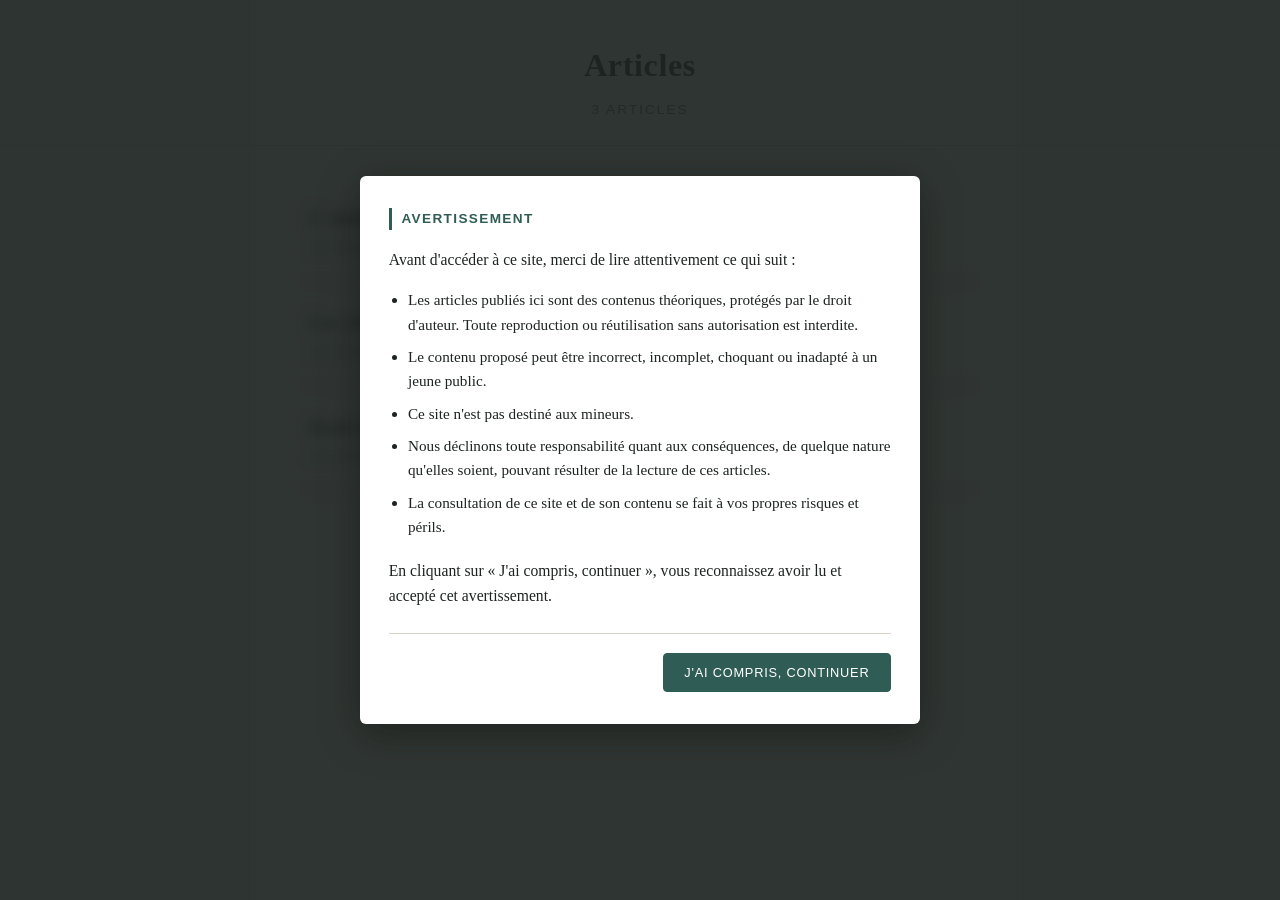
<file: read/index.html>
<!DOCTYPE html>
<html lang="fr">
<head>
<meta charset="UTF-8">
<meta name="viewport" content="width=device-width, initial-scale=1.0">
<title>Articles</title>
<link rel="icon" type="image/png" href="https://searry8.github.io/docs/gitocs.png">
<style>
  :root{
    --paper:#f6f4ef;
    --paper-raised:#ffffff;
    --ink:#1e2422;
    --ink-soft:#5b6460;
    --accent:#2f5d55;
    --accent-soft:#dfe9e6;
    --line:#d8d4c8;
    --code-bg:#eceae2;
  }
  *{box-sizing:border-box;}
  body{
    margin:0;
    background:var(--paper);
    color:var(--ink);
    font-family: "Georgia", "Iowan Old Style", serif;
    line-height:1.6;
  }
  header.site{
    padding:2.5rem 1.5rem 1.5rem;
    text-align:center;
    border-bottom:1px solid var(--line);
  }
  header.site h1{
    font-size:2rem;
    letter-spacing:0.02em;
    margin:0;
    font-weight:600;
  }
  header.site p{
    color:var(--ink-soft);
    font-family: "Helvetica Neue", Arial, sans-serif;
    font-size:0.85rem;
    text-transform:uppercase;
    letter-spacing:0.15em;
    margin:0.5rem 0 0;
  }
  main{
    max-width:720px;
    margin:0 auto;
    padding:2rem 1.5rem 4rem;
  }
  /* -------- DISCLAIMER -------- */
  #disclaimer-overlay{
    position:fixed;
    inset:0;
    background:rgba(30,36,34,0.92);
    display:flex;
    align-items:center;
    justify-content:center;
    z-index:1000;
    padding:1.5rem;
  }
  #disclaimer-box{
    background:var(--paper-raised);
    max-width:560px;
    width:100%;
    border-radius:6px;
    padding:2rem 1.8rem;
    box-shadow:0 10px 40px rgba(0,0,0,0.35);
    max-height:85vh;
    overflow-y:auto;
  }
  #disclaimer-box h2{
    font-family: "Helvetica Neue", Arial, sans-serif;
    font-size:0.85rem;
    text-transform:uppercase;
    letter-spacing:0.1em;
    color:var(--accent);
    border-left:3px solid var(--accent);
    padding-left:0.6rem;
    margin:0 0 1.1rem;
  }
  #disclaimer-box p{
    font-size:0.98rem;
    margin:0 0 1rem;
    color:var(--ink);
  }
  #disclaimer-box ul{
    margin:0 0 1.2rem;
    padding-left:1.2rem;
  }
  #disclaimer-box li{
    margin-bottom:0.5rem;
    font-size:0.95rem;
  }
  #disclaimer-actions{
    display:flex;
    justify-content:flex-end;
    gap:0.8rem;
    margin-top:1.5rem;
    border-top:1px solid var(--line);
    padding-top:1.2rem;
  }
  #disclaimer-actions button{
    font-family: "Helvetica Neue", Arial, sans-serif;
    font-size:0.8rem;
    letter-spacing:0.06em;
    text-transform:uppercase;
    padding:0.7rem 1.3rem;
    border-radius:4px;
    border:1px solid var(--accent);
    cursor:pointer;
    background:var(--accent);
    color:#fff;
    transition:opacity .15s ease;
  }
  #disclaimer-actions button:hover{
    opacity:0.85;
  }
  body.site-locked main,
  body.site-locked footer.site{
    filter:blur(6px);
    pointer-events:none;
    user-select:none;
  }
  /* -------- LISTE -------- */
  #status{
    font-family: "Helvetica Neue", Arial, sans-serif;
    color:var(--ink-soft);
    font-size:0.9rem;
    text-align:center;
    padding:2rem 0;
  }
  .article-list{
    list-style:none;
    margin:0;
    padding:0;
  }
  .article-list li{
    border-bottom:1px solid var(--line);
  }
  .article-list a{
    display:block;
    padding:1.4rem 0.25rem;
    text-decoration:none;
    color:inherit;
  }
  .article-list a:hover .a-title{
    color:var(--accent);
  }
  .a-title{
    font-size:1.3rem;
    font-weight:600;
    transition:color .15s ease;
  }
  .a-meta{
    font-family: "Helvetica Neue", Arial, sans-serif;
    font-size:0.78rem;
    color:var(--ink-soft);
    text-transform:uppercase;
    letter-spacing:0.08em;
    margin-top:0.35rem;
  }
  /* -------- ARTICLE -------- */
  .back-link{
    display:inline-block;
    font-family: "Helvetica Neue", Arial, sans-serif;
    font-size:0.8rem;
    letter-spacing:0.08em;
    text-transform:uppercase;
    color:var(--accent);
    text-decoration:none;
    margin-bottom:1.5rem;
  }
  .back-link:hover{ text-decoration:underline; }
  .article-header{
    margin-bottom:2rem;
    padding-bottom:1.2rem;
    border-bottom:2px solid var(--ink);
  }
  .article-header h1{
    font-size:2.1rem;
    margin:0 0 0.6rem;
    line-height:1.2;
  }
  .article-header .a-meta{
    font-size:0.8rem;
  }
  .block{
    margin-bottom:2.2rem;
  }
  .block h2{
    font-size:1.15rem;
    font-family: "Helvetica Neue", Arial, sans-serif;
    text-transform:uppercase;
    letter-spacing:0.08em;
    color:var(--accent);
    border-left:3px solid var(--accent);
    padding-left:0.6rem;
    margin:0 0 0.9rem;
  }
  .block p{
    margin:0 0 1rem;
    font-size:1.05rem;
  }
  code{
    background:var(--code-bg);
    padding:0.1rem 0.35rem;
    border-radius:3px;
    font-family: "SFMono-Regular", Consolas, "Liberation Mono", Menlo, monospace;
    font-size:0.9em;
  }
  .links{
    margin-top:2.5rem;
    padding-top:1.2rem;
    border-top:1px solid var(--line);
  }
  .links h3{
    font-family: "Helvetica Neue", Arial, sans-serif;
    font-size:0.78rem;
    text-transform:uppercase;
    letter-spacing:0.1em;
    color:var(--ink-soft);
    margin:0 0 0.7rem;
  }
  .links ul{
    list-style:none;
    margin:0;
    padding:0;
  }
  .links li{
    margin-bottom:0.4rem;
  }
  .links a{
    color:var(--accent);
    text-decoration:none;
    font-family: "Helvetica Neue", Arial, sans-serif;
    font-size:0.95rem;
  }
  .links a:hover{ text-decoration:underline; }
  .error-box{
    text-align:center;
    color:var(--ink-soft);
    font-family: "Helvetica Neue", Arial, sans-serif;
    padding:3rem 1rem;
  }
  footer.site{
    text-align:center;
    padding:2rem 1.5rem 3rem;
  }
  footer.site a{
    font-family: "Helvetica Neue", Arial, sans-serif;
    font-size:0.75rem;
    letter-spacing:0.08em;
    text-transform:uppercase;
    color:var(--ink-soft);
    text-decoration:none;
  }
  footer.site a:hover{
    color:var(--accent);
    text-decoration:underline;
  }
</style>
</head>
<body class="site-locked">

<div id="disclaimer-overlay">
  <div id="disclaimer-box">
    <h2>Avertissement</h2>
    <p>Avant d'accéder à ce site, merci de lire attentivement ce qui suit :</p>
    <ul>
      <li>Les articles publiés ici sont des contenus théoriques, protégés par le droit d'auteur. Toute reproduction ou réutilisation sans autorisation est interdite.</li>
      <li>Le contenu proposé peut être incorrect, incomplet, choquant ou inadapté à un jeune public.</li>
      <li>Ce site n'est pas destiné aux mineurs.</li>
      <li>Nous déclinons toute responsabilité quant aux conséquences, de quelque nature qu'elles soient, pouvant résulter de la lecture de ces articles.</li>
      <li>La consultation de ce site et de son contenu se fait à vos propres risques et périls.</li>
    </ul>
    <p>En cliquant sur « J'ai compris, continuer », vous reconnaissez avoir lu et accepté cet avertissement.</p>
    <div id="disclaimer-actions">
      <button id="disclaimer-accept" type="button">J'ai compris, continuer</button>
    </div>
  </div>
</div>

<header class="site">
  <h1>Articles</h1>
  <p id="subtitle">Chargement…</p>
</header>

<main id="app">
  <div id="status">Chargement des articles…</div>
</main>

<footer class="site">
  <a href="https://searry8.github.io/docs/Copyright.md" target="_blank" rel="noopener">© Copyright</a>
</footer>

<script>
document.getElementById("disclaimer-accept").addEventListener("click", function(){
  document.getElementById("disclaimer-overlay").remove();
  document.body.classList.remove("site-locked");
});

const BASE_URL = "https://searry8.github.io/docs/8/";

// ----- Cache des articles déjà chargés -----
const articlesCache = {}; // { n: rawText }
let articlesList = [];    // [{n, title, author, date}]

// ----- Parsing du format .mb -----
function parseArticle(raw){
  const lines = raw.split(/\r?\n/);
  const article = { meta:{}, blocks:[], links:[] };
  let mode = null;
  let currentBlock = null;

  for(const line of lines){
    const trimmed = line.trim();

    if(trimmed === "[meta]"){ mode = "meta"; continue; }
    if(trimmed === "[block]"){
      mode = "block";
      currentBlock = { title:null, lines:[] };
      article.blocks.push(currentBlock);
      continue;
    }
    if(trimmed === "[link]"){ mode = "link"; continue; }

    if(mode === "meta"){
      const idx = line.indexOf("=");
      if(idx > -1){
        const key = line.slice(0, idx).trim();
        const val = line.slice(idx+1).trim();
        article.meta[key] = val;
      }
    } else if(mode === "block"){
      if(currentBlock.title === null){
        if(trimmed !== ""){
          currentBlock.title = trimmed;
        }
      } else {
        currentBlock.lines.push(line);
      }
    } else if(mode === "link"){
      if(trimmed === "") continue;
      const idx = trimmed.indexOf("|");
      if(idx > -1){
        article.links.push({
          name: trimmed.slice(0, idx).trim(),
          url: trimmed.slice(idx+1).trim()
        });
      }
    }
  }

  return article;
}

// ----- Syntaxe inline: **gras**, *italique*, `code` -----
function escapeHtml(str){
  return str
    .replace(/&/g, "&amp;")
    .replace(/</g, "&lt;")
    .replace(/>/g, "&gt;");
}

function renderInline(text){
  let escaped = escapeHtml(text);
  // code en premier pour ne pas toucher son contenu
  escaped = escaped.replace(/`([^`]+)`/g, "<code>$1</code>");
  // gras avant italique (** avant *)
  escaped = escaped.replace(/\*\*([^*]+)\*\*/g, "<strong>$1</strong>");
  escaped = escaped.replace(/\*([^*]+)\*/g, "<em>$1</em>");
  return escaped;
}

function renderBlockLines(lines){
  // chaque ligne non vide = un paragraphe
  return lines
    .filter(l => l.trim() !== "")
    .map(l => `<p>${renderInline(l.trim())}</p>`)
    .join("");
}

// ----- Récupération séquentielle des articles -----
async function fetchArticle(n){
  if(articlesCache[n] !== undefined) return articlesCache[n];
  const res = await fetch(`${BASE_URL}${n}.mb`, { cache: "no-store" });
  if(!res.ok) throw new Error("not found");
  const text = await res.text();
  articlesCache[n] = text;
  return text;
}

async function loadArticleList(){
  const statusEl = document.getElementById("status");
  let n = 1;
  const list = [];

  while(true){
    try{
      statusEl.textContent = `Chargement des articles… (${n})`;
      const raw = await fetchArticle(n);
      const parsed = parseArticle(raw);
      list.push({
        n,
        title: parsed.meta.title || `Article ${n}`,
        author: parsed.meta.author || "",
        date: parsed.meta.date || ""
      });
      n++;
    } catch(e){
      break; // premier trou = on arrête
    }
  }

  articlesList = list;
  return list;
}

// ----- Rendu -----
function renderList(){
  const app = document.getElementById("app");
  document.getElementById("subtitle").textContent =
    articlesList.length + (articlesList.length > 1 ? " articles" : " article");

  if(articlesList.length === 0){
    app.innerHTML = `<div class="error-box">Aucun article trouvé.</div>`;
    return;
  }

  const items = articlesList.map(a => `
    <li>
      <a href="#article-${a.n}">
        <div class="a-title">${escapeHtml(a.title)}</div>
        <div class="a-meta">${[a.author, a.date].filter(Boolean).map(escapeHtml).join(" · ")}</div>
      </a>
    </li>
  `).join("");

  app.innerHTML = `<ul class="article-list">${items}</ul>`;
}

async function renderArticle(n){
  const app = document.getElementById("app");
  app.innerHTML = `<div id="status">Chargement…</div>`;

  let raw;
  try{
    raw = await fetchArticle(n);
  } catch(e){
    app.innerHTML = `
      <a class="back-link" href="#">&larr; Retour aux articles</a>
      <div class="error-box">Cet article est introuvable.</div>
    `;
    return;
  }

  const parsed = parseArticle(raw);
  document.getElementById("subtitle").textContent = parsed.meta.title || `Article ${n}`;

  const blocksHtml = parsed.blocks.map(b => `
    <div class="block">
      ${b.title ? `<h2>${escapeHtml(b.title)}</h2>` : ""}
      ${renderBlockLines(b.lines)}
    </div>
  `).join("");

  const linksHtml = parsed.links.length ? `
    <div class="links">
      <h3>Liens</h3>
      <ul>
        ${parsed.links.map(l => `<li><a href="${escapeHtml(l.url)}" target="_blank" rel="noopener">${escapeHtml(l.name)}</a></li>`).join("")}
      </ul>
    </div>
  ` : "";

  app.innerHTML = `
    <a class="back-link" href="#">&larr; Retour aux articles</a>
    <div class="article-header">
      <h1>${escapeHtml(parsed.meta.title || `Article ${n}`)}</h1>
      <div class="a-meta">${[parsed.meta.author, parsed.meta.date].filter(Boolean).map(escapeHtml).join(" · ")}</div>
    </div>
    ${blocksHtml}
    ${linksHtml}
  `;
}

// ----- Routage simple via hash -----
function route(){
  const hash = window.location.hash;
  const match = hash.match(/^#article-(\d+)$/);
  if(match){
    renderArticle(parseInt(match[1], 10));
  } else {
    renderList();
  }
}

window.addEventListener("hashchange", route);

// ----- Démarrage -----
(async function init(){
  await loadArticleList();
  route();
})();
</script>

</body>
</html>
</file>
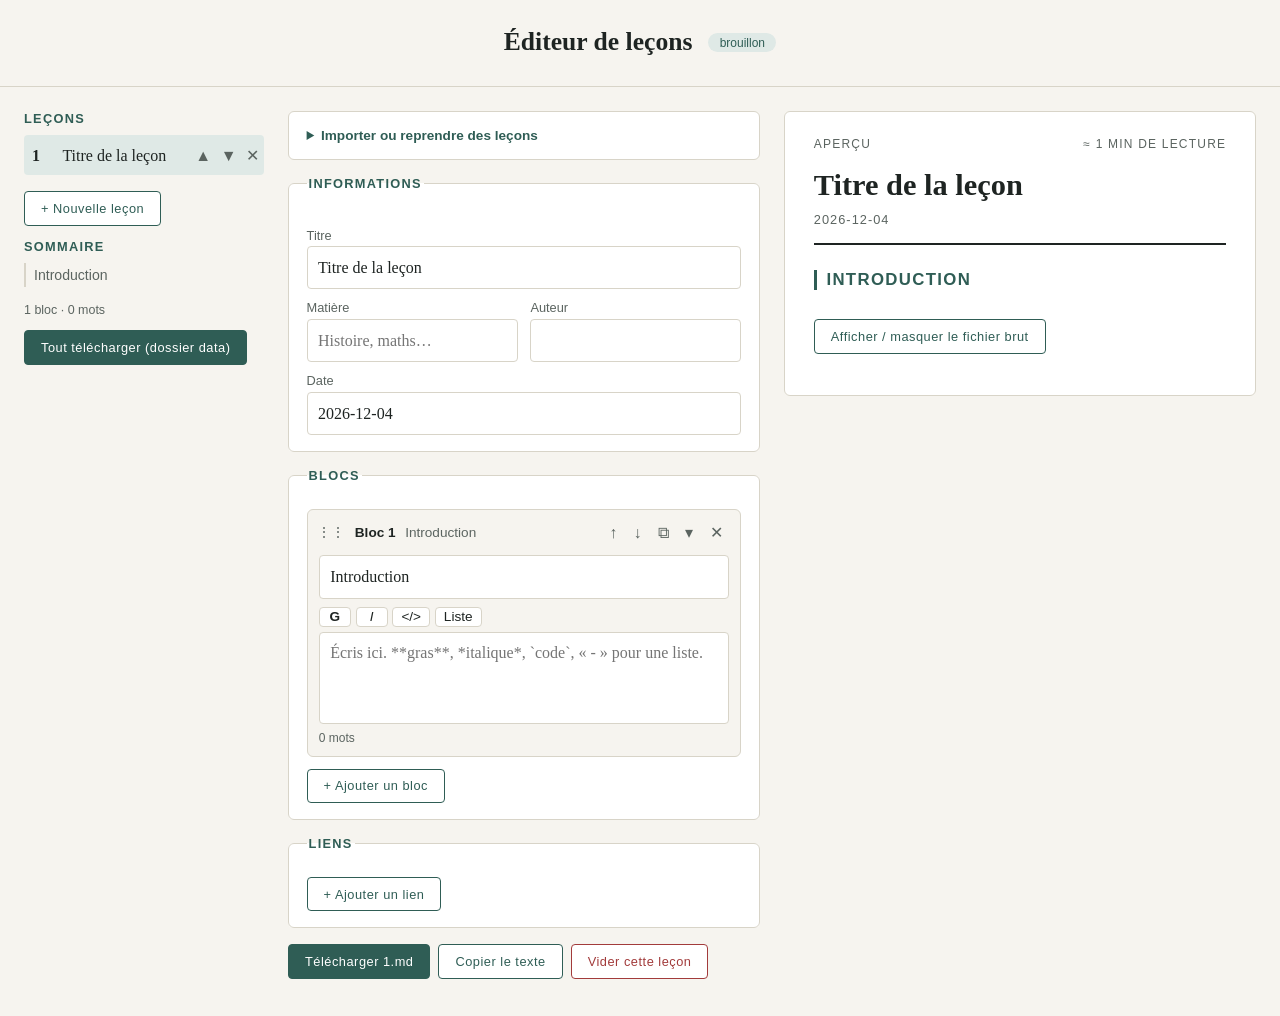
<file: educ/editor.html>
<!DOCTYPE html>
<html lang="fr">
<head>
<meta charset="utf-8">
<meta name="viewport" content="width=device-width, initial-scale=1">
<title>Éditeur de leçons</title>
<style>
:root{--paper:#f6f4ef;--raised:#fff;--ink:#1e2422;--soft:#5b6460;--accent:#2f5d55;--accent-soft:#dfe9e6;--line:#d8d4c8;--code:#eceae2;--danger:#a23b3b}
*{box-sizing:border-box}
body{margin:0;background:var(--paper);color:var(--ink);font:16px/1.6 Georgia,"Iowan Old Style",serif}
button,input,textarea{font:inherit;color:inherit}
button{cursor:pointer}
:focus-visible{outline:3px solid var(--accent);outline-offset:2px}
.ui{font-family:"Helvetica Neue",Arial,sans-serif}
header.site{padding:1.4rem 1.5rem;text-align:center;border-bottom:1px solid var(--line);display:flex;justify-content:center;align-items:center;gap:1rem;flex-wrap:wrap}
header.site h1{margin:0;font-size:1.6rem;font-weight:600}
.pill{font:.75rem "Helvetica Neue",Arial,sans-serif;background:var(--accent-soft);color:var(--accent);border-radius:99px;padding:.15rem .7rem}
.layout{display:grid;grid-template-columns:240px minmax(0,1fr) minmax(0,1fr);gap:1.5rem;padding:1.5rem;max-width:1600px;margin:0 auto;align-items:start}
.toc-pane,.preview-pane{position:sticky;top:1rem;max-height:calc(100vh - 2rem);overflow:auto}
h4,legend{font:600 .8rem "Helvetica Neue",Arial,sans-serif;text-transform:uppercase;letter-spacing:.1em;color:var(--accent);margin:0 0 .6rem}
ol.lessons,ul.toc{list-style:none;margin:0 0 1rem;padding:0}
.lessons li{display:flex;align-items:center;border-radius:4px}
.lessons li.on{background:var(--accent-soft)}
.lessons .pick{flex:1;min-width:0;display:flex;gap:.6rem;align-items:baseline;background:none;border:0;padding:.45rem .5rem;text-align:left}
.lessons b{min-width:1.3em}
.lessons span.t,.toc a{overflow:hidden;text-overflow:ellipsis;white-space:nowrap}
.mv button{background:none;border:0;color:var(--soft);padding:.2rem .3rem}
.mv button:hover{color:var(--accent)}
.toc a{display:block;color:var(--soft);text-decoration:none;font:.88rem "Helvetica Neue",Arial,sans-serif;padding:.25rem .5rem;border-left:2px solid var(--line)}
.toc a:hover{color:var(--accent);border-color:var(--accent)}
.stats{font:.78rem "Helvetica Neue",Arial,sans-serif;color:var(--soft);margin-top:.8rem}
.btn{font:.8rem "Helvetica Neue",Arial,sans-serif;letter-spacing:.04em;padding:.55rem 1rem;border-radius:4px;border:1px solid var(--accent);background:var(--raised);color:var(--accent)}
.btn:hover{background:var(--accent-soft)}
.btn.main{background:var(--accent);color:#fff}
.btn.main:hover{opacity:.88}
.btn.danger{color:var(--danger);border-color:var(--danger)}
.row{display:flex;flex-wrap:wrap;gap:.5rem;margin:.8rem 0}
.editor-pane>details,fieldset{background:var(--raised);border:1px solid var(--line);border-radius:6px;padding:1rem 1.1rem;margin:0 0 1rem}
summary{cursor:pointer;font:600 .85rem "Helvetica Neue",Arial,sans-serif;color:var(--accent)}
label{display:block;font:.8rem "Helvetica Neue",Arial,sans-serif;color:var(--soft);margin:.7rem 0 .2rem}
input[type=text],textarea{width:100%;border:1px solid var(--line);border-radius:4px;padding:.5rem .65rem;background:#fff}
textarea{resize:none;line-height:1.55;overflow:hidden}
.grid2{display:grid;grid-template-columns:1fr 1fr;gap:0 .8rem}
.blk{border:1px solid var(--line);border-radius:6px;margin-bottom:.7rem;background:var(--paper)}
.blk.over{outline:2px dashed var(--accent)}
.bh{display:flex;justify-content:space-between;align-items:center;padding:.4rem .6rem;gap:.5rem}
.bh .l{display:flex;gap:.6rem;align-items:center;min-width:0;font:.85rem "Helvetica Neue",Arial,sans-serif}
.grip{cursor:grab;color:var(--soft);user-select:none}
.bh .pv{color:var(--soft);overflow:hidden;text-overflow:ellipsis;white-space:nowrap}
.ib{background:none;border:1px solid transparent;border-radius:4px;padding:.15rem .45rem;color:var(--soft)}
.ib:hover{border-color:var(--line);color:var(--accent)}
.ib.del:hover{color:var(--danger)}
.bb{padding:0 .7rem .7rem}
.bb.off{display:none}
.tb{display:flex;gap:.3rem;margin:.5rem 0 .3rem}
.tb button{min-width:2rem;border:1px solid var(--line);background:#fff;border-radius:4px;padding:.1rem .5rem;font:.85rem "Helvetica Neue",Arial,sans-serif}
.tb button:hover{background:var(--accent-soft)}
.wc{font:.75rem "Helvetica Neue",Arial,sans-serif;color:var(--soft)}
.lk{display:grid;grid-template-columns:1fr 1.4fr auto;gap:.5rem;margin-bottom:.5rem}
.preview-inner{background:var(--raised);border:1px solid var(--line);border-radius:6px;padding:1.6rem 1.8rem}
.plabel{display:flex;justify-content:space-between;font:.75rem "Helvetica Neue",Arial,sans-serif;text-transform:uppercase;letter-spacing:.1em;color:var(--soft);margin-bottom:1rem}
.rt h1{font-size:1.9rem;line-height:1.2;margin:0 0 .5rem}
.rt .ameta{font:.8rem "Helvetica Neue",Arial,sans-serif;color:var(--soft);text-transform:uppercase;letter-spacing:.08em}
.rt .head{margin-bottom:1.6rem;padding-bottom:1rem;border-bottom:2px solid var(--ink)}
.rt .block{margin-bottom:1.8rem}
.rt h2{font:600 1.05rem "Helvetica Neue",Arial,sans-serif;text-transform:uppercase;letter-spacing:.08em;color:var(--accent);border-left:3px solid var(--accent);padding-left:.6rem;margin:0 0 .8rem}
.rt h3{font-family:"Helvetica Neue",Arial,sans-serif;font-size:1rem}
.rt p{margin:0 0 1rem}
.rt code{background:var(--code);padding:.1rem .35rem;border-radius:3px;font:.88em ui-monospace,Consolas,monospace}
.rt pre{background:var(--code);padding:.9rem;border-radius:5px;overflow:auto}
.rt pre code{padding:0}
.rt blockquote{margin:1rem 0;padding:.1rem 1rem;border-left:3px solid var(--accent-soft);color:var(--soft)}
.rt img{max-width:100%}
.rt table{border-collapse:collapse}.rt th,.rt td{border:1px solid var(--line);padding:.3rem .6rem}
.rt .links{margin-top:2rem;padding-top:1rem;border-top:1px solid var(--line);font-family:"Helvetica Neue",Arial,sans-serif}
.rt .links ul{list-style:none;padding:0;margin:.4rem 0 0}
.rt .links a{color:var(--accent);text-decoration:none}
.rt .links a:hover{text-decoration:underline}
.raw{display:none;background:var(--code);padding:.9rem;border-radius:5px;font:.8rem/1.5 ui-monospace,Consolas,monospace;white-space:pre-wrap;margin:.6rem 0 0}
.toast{position:fixed;bottom:1.2rem;left:50%;transform:translateX(-50%);background:var(--ink);color:#fff;font:.85rem "Helvetica Neue",Arial,sans-serif;padding:.6rem 1.1rem;border-radius:4px;opacity:0;pointer-events:none;transition:opacity .2s}
.toast.show{opacity:1}
@media(max-width:1100px){.layout{grid-template-columns:1fr;padding:1rem}.toc-pane,.preview-pane{position:static;max-height:none}.lessons{max-height:170px;overflow:auto}}
@media(prefers-reduced-motion:reduce){.toast{transition:none}}
</style>
</head>
<body>
<header class="site"><h1>Éditeur de leçons</h1><span class="pill" id="pill">brouillon</span></header>
<div class="layout">
  <div class="toc-pane">
    <h4>Leçons</h4>
    <ol class="lessons" id="lessons" aria-label="Liste des leçons"></ol>
    <div class="row"><button class="btn" id="addL">+ Nouvelle leçon</button></div>
    <h4>Sommaire</h4>
    <ul class="toc" id="toc"></ul>
    <div class="stats" id="stats"></div>
    <div class="row"><button class="btn main" id="zip">Tout télécharger (dossier data)</button></div>
  </div>

  <div class="editor-pane">
    <details>
      <summary>Importer ou reprendre des leçons</summary>
      <label for="files">Fichiers .md (un ou plusieurs, ajoutés à la suite)</label>
      <input type="file" id="files" accept=".md,.mb,.txt" multiple>
      <label for="web">Ou charger depuis un lien de dossier publié (remplace les leçons actuelles)</label>
      <div class="row" style="margin:0"><input type="text" id="web" value="data/" style="flex:1" spellcheck="false"><button class="btn" id="btnWeb">Charger</button></div>
    </details>

    <fieldset>
      <legend>Informations</legend>
      <label for="m-title">Titre</label><input type="text" id="m-title">
      <div class="grid2">
        <div><label for="m-subject">Matière</label><input type="text" id="m-subject" placeholder="Histoire, maths…"></div>
        <div><label for="m-author">Auteur</label><input type="text" id="m-author"></div>
      </div>
      <label for="m-date">Date</label><input type="text" id="m-date">
    </fieldset>

    <fieldset>
      <legend>Blocs</legend>
      <div id="blocks"></div>
      <button class="btn" id="addB">+ Ajouter un bloc</button>
    </fieldset>

    <fieldset>
      <legend>Liens</legend>
      <div id="links"></div>
      <button class="btn" id="addK">+ Ajouter un lien</button>
    </fieldset>

    <div class="row">
      <button class="btn main" id="dl">Télécharger</button>
      <button class="btn" id="copy">Copier le texte</button>
      <button class="btn danger" id="reset">Vider cette leçon</button>
    </div>
    <p class="wc" id="hint"></p>
  </div>

  <div class="preview-pane">
    <div class="preview-inner">
      <div class="plabel"><span>Aperçu</span><span id="rtime"></span></div>
      <div class="rt" id="preview"></div>
      <p><button class="btn" id="rawBtn">Afficher / masquer le fichier brut</button></p>
      <pre class="raw" id="raw"></pre>
    </div>
  </div>
</div>
<div class="toast" id="toast" role="status"></div>

<script>
const EXT='md'; // extension des fichiers de leçon
const $=s=>document.querySelector(s);
const esc=s=>(s||'').replace(/&/g,'&amp;').replace(/</g,'&lt;').replace(/>/g,'&gt;');
const attr=s=>esc(s).replace(/"/g,'&quot;');
const safe=u=>/^\s*(javascript|vbscript):/i.test(u)?'#':u;
const words=s=>(s.match(/\S+/g)||[]).length;
const today=()=>new Date().toISOString().slice(0,10);
function toast(m){const t=$('#toast');t.textContent=m;t.classList.add('show');clearTimeout(toast.t);toast.t=setTimeout(()=>t.classList.remove('show'),1800)}

/* ---------- Markdown léger (gras, italique, code, listes, citations, liens, images, tableaux) ---------- */
function inline(s){
  s=esc(s);const c=[];
  s=s.replace(/`([^`]+)`/g,(m,x)=>{c.push(x);return '\0'+(c.length-1)+'\0'});
  s=s.replace(/!\[([^\]]*)\]\(([^)\s]+)\)/g,(m,a,u)=>`<img alt="${a}" src="${safe(u)}">`)
   .replace(/\[([^\]]+)\]\(([^)\s]+)\)/g,(m,t,u)=>`<a href="${safe(u)}" target="_blank" rel="noopener">${t}</a>`)
   .replace(/\*\*(.+?)\*\*/g,'<strong>$1</strong>').replace(/(^|[^*])\*([^*]+)\*/g,'$1<em>$2</em>').replace(/~~(.+?)~~/g,'<del>$1</del>');
  return s.replace(/\0(\d+)\0/g,(m,i)=>'<code>'+c[i]+'</code>');
}
function md(src){
  const L=src.replace(/\r/g,'').split('\n');let h='',i=0,m;const li=/^\s*([-*]|\d+\.)\s+/;
  while(i<L.length){const l=L[i];
    if(/^```/.test(l)){const b=[];i++;while(i<L.length&&!/^```/.test(L[i]))b.push(L[i++]);i++;h+='<pre><code>'+esc(b.join('\n'))+'</code></pre>';continue}
    if(m=l.match(/^(#{1,6})\s+(.*)/)){const n=Math.max(3,m[1].length);h+=`<h${n}>${inline(m[2])}</h${n}>`;i++;continue}
    if(/^(-{3,}|\*{3,})\s*$/.test(l)){h+='<hr>';i++;continue}
    if(/^>/.test(l)){const b=[];while(i<L.length&&/^>/.test(L[i]))b.push(L[i++].replace(/^>\s?/,''));h+='<blockquote>'+md(b.join('\n'))+'</blockquote>';continue}
    if(li.test(l)){const o=/^\s*\d+\./.test(l),b=[];while(i<L.length&&li.test(L[i]))b.push(L[i++].replace(li,''));h+=(o?'<ol>':'<ul>')+b.map(x=>'<li>'+inline(x)+'</li>').join('')+(o?'</ol>':'</ul>');continue}
    if(l.includes('|')&&/^\s*\|?\s*:?-{2,}:?\s*(\|\s*:?-{2,}:?\s*)*\|?\s*$/.test(L[i+1]||'')){
      const cells=r=>r.trim().replace(/^\||\|$/g,'').split('|').map(c=>c.trim());
      let t='<table><thead><tr>'+cells(l).map(c=>'<th>'+inline(c)+'</th>').join('')+'</tr></thead><tbody>';i+=2;
      while(i<L.length&&L[i].trim()&&L[i].includes('|'))t+='<tr>'+cells(L[i++]).map(c=>'<td>'+inline(c)+'</td>').join('')+'</tr>';
      h+=t+'</tbody></table>';continue}
    if(!l.trim()){i++;continue}
    const b=[L[i++]];while(i<L.length&&L[i].trim()&&!/^(#{1,6}\s|```|>)/.test(L[i])&&!li.test(L[i]))b.push(L[i++]);
    h+='<p>'+b.map(inline).join('<br>')+'</p>';}
  return h;
}

/* ---------- Modèle d'une leçon : infos + blocs + liens ---------- */
let uid=0;const nid=()=>++uid;
const newLesson=()=>({meta:{title:'Titre de la leçon',subject:'',author:'',date:today()},blocks:[{id:nid(),title:'Introduction',content:'',collapsed:false}],links:[]});
let L=[newLesson()],cur=0;
try{const s=JSON.parse(localStorage.getItem('lecons-v2')||'null');
  if(s&&Array.isArray(s.L)&&s.L.length){L=s.L;cur=Math.min(s.cur||0,L.length-1);L.forEach(l=>{l.blocks.forEach(b=>b.id=nid());l.links.forEach(k=>k.id=nid())});$('#pill').textContent='brouillon restauré'}}catch(e){}
let tm;function save(){$('#pill').textContent='modifié';clearTimeout(tm);tm=setTimeout(()=>{try{localStorage.setItem('lecons-v2',JSON.stringify({L,cur}));$('#hint').textContent='Brouillon enregistré à '+new Date().toLocaleTimeString('fr-FR',{hour:'2-digit',minute:'2-digit'})+' dans ce navigateur.'}catch(e){$('#hint').textContent='Enregistrement automatique impossible dans ce navigateur : télécharge tes fichiers.'}},400)}

/* Fichier : [meta] / [block] / [link]. Sans [meta], le fichier est lu comme du Markdown libre. */
const toText=l=>{
  let o=`[meta]\ntitle=${l.meta.title}\nsubject=${l.meta.subject}\nauthor=${l.meta.author}\ndate=${l.meta.date}\n`;
  l.blocks.forEach(b=>o+=`[block]\n${b.title.trim()||'Sans titre'}\n${b.content}\n`);
  const ks=l.links.filter(k=>k.name||k.url);if(ks.length)o+='[link]\n'+ks.map(k=>`${k.name}|${k.url}`).join('\n')+'\n';
  return o.trim()+'\n'};
function parse(raw){
  if(!/^\s*\[meta\]/m.test(raw)){
    const t=(raw.match(/^#\s+(.+)$/m)||[])[1]||'Sans titre';
    return {meta:{title:t,subject:'',author:'',date:today()},blocks:[{id:nid(),title:'Contenu',content:raw.replace(/^#\s+.+\n?/m,'').trim(),collapsed:false}],links:[]}}
  const l={meta:{title:'',subject:'',author:'',date:''},blocks:[],links:[]};let mode,b;
  for(const line of raw.replace(/\r/g,'').split('\n')){const t=line.trim();
    if(t==='[meta]'){mode='m';continue}
    if(t==='[block]'){mode='b';b={id:nid(),title:null,content:'',collapsed:false};l.blocks.push(b);continue}
    if(t==='[link]'){mode='l';continue}
    if(mode==='m'){const i=line.indexOf('=');if(i>-1)l.meta[line.slice(0,i).trim()]=line.slice(i+1).trim()}
    else if(mode==='b'){if(b.title===null){if(t)b.title=t}else b.content+=line+'\n'}
    else if(mode==='l'&&t){const i=t.indexOf('|');if(i>-1)l.links.push({id:nid(),name:t.slice(0,i).trim(),url:t.slice(i+1).trim()})}}
  l.blocks.forEach(x=>{x.title=x.title||'';x.content=x.content.replace(/^\n+|\s+$/g,'')});
  return l}
function lessonHtml(l){
  const meta=[l.meta.subject,l.meta.author,l.meta.date].filter(Boolean).map(esc).join(' · ');
  return `<div class="head"><h1>${esc(l.meta.title)||'Sans titre'}</h1><div class="ameta">${meta}</div></div>`+
    l.blocks.map(b=>`<div class="block">${b.title?`<h2>${esc(b.title)}</h2>`:''}${md(b.content)}</div>`).join('')+
    (l.links.some(k=>k.name||k.url)?`<div class="links"><h4>Liens</h4><ul>${l.links.filter(k=>k.url).map(k=>`<li><a href="${attr(safe(k.url))}" target="_blank" rel="noopener">${esc(k.name||k.url)}</a></li>`).join('')}</ul></div>`:'')}
const titleOf=l=>l.meta.title||'Sans titre';

/* ---------- Affichage ---------- */
const cl=()=>L[cur];
function drawLessons(){
  $('#lessons').innerHTML=L.map((l,i)=>`<li class="${i===cur?'on':''}"><button class="pick" data-a="go" data-i="${i}"><b>${i+1}</b><span class="t">${esc(titleOf(l))}</span></button><span class="mv"><button data-a="up" data-i="${i}" aria-label="Monter la leçon ${i+1}">▲</button><button data-a="down" data-i="${i}" aria-label="Descendre la leçon ${i+1}">▼</button><button data-a="del" data-i="${i}" aria-label="Supprimer la leçon ${i+1}">✕</button></span></li>`).join('');
  $('#dl').textContent='Télécharger '+(cur+1)+'.'+EXT;
}
function drawToc(){
  $('#toc').innerHTML=cl().blocks.map(b=>`<li><a href="#b${b.id}" data-b="${b.id}">${esc(b.title||'(sans titre)')}</a></li>`).join('');
  const w=cl().blocks.reduce((n,b)=>n+words(b.content),0);
  $('#stats').textContent=`${cl().blocks.length} bloc${cl().blocks.length>1?'s':''} · ${w} mots`;
  $('#rtime').textContent='≈ '+Math.max(1,Math.round(w/200))+' min de lecture';
}
function drawPreview(){$('#preview').innerHTML=lessonHtml(cl());$('#raw').textContent=toText(cl())}
function grow(t){t.style.height='auto';t.style.height=(t.scrollHeight+2)+'px'}
function drawBlocks(){
  $('#blocks').innerHTML=cl().blocks.map((b,i)=>`<div class="blk" id="b${b.id}" data-id="${b.id}">
    <div class="bh"><div class="l"><span class="grip" title="Glisser pour déplacer" aria-hidden="true">⋮⋮</span><b>Bloc ${i+1}</b><span class="pv">${esc(b.title||'(sans titre)')}</span></div>
    <div><button class="ib" data-a="bup" aria-label="Monter le bloc">↑</button><button class="ib" data-a="bdown" aria-label="Descendre le bloc">↓</button><button class="ib" data-a="bdup" aria-label="Dupliquer le bloc">⧉</button><button class="ib" data-a="bcol" aria-label="Replier ou déplier">${b.collapsed?'▸':'▾'}</button><button class="ib del" data-a="bdel" aria-label="Supprimer le bloc">✕</button></div></div>
    <div class="bb ${b.collapsed?'off':''}">
      <input type="text" data-f="title" value="${attr(b.title)}" placeholder="Titre du bloc" aria-label="Titre du bloc">
      <div class="tb"><button data-fmt="**" title="Gras (Ctrl+B)"><b>G</b></button><button data-fmt="*" title="Italique (Ctrl+I)"><i>I</i></button><button data-fmt="\`" title="Code (Ctrl+E)">&lt;/&gt;</button><button data-fmt="- " title="Liste">Liste</button></div>
      <textarea data-f="content" rows="3" aria-label="Contenu du bloc" placeholder="Écris ici. **gras**, *italique*, \`code\`, « - » pour une liste.">${esc(b.content)}</textarea>
      <div class="wc">${words(b.content)} mots</div></div></div>`).join('');
  $('#blocks').querySelectorAll('textarea').forEach(grow);
}
function drawLinks(){
  $('#links').innerHTML=cl().links.map(k=>`<div class="lk" data-id="${k.id}"><input type="text" data-k="name" value="${attr(k.name)}" placeholder="Nom du lien" aria-label="Nom du lien"><input type="text" data-k="url" value="${attr(k.url)}" placeholder="https://…" aria-label="Adresse du lien"><button class="ib del" data-a="kdel" aria-label="Supprimer le lien">✕</button></div>`).join('');
}
function drawMeta(){for(const k of ['title','subject','author','date'])$('#m-'+k).value=cl().meta[k]||''}
function drawAll(){drawLessons();drawMeta();drawBlocks();drawLinks();drawToc();drawPreview()}

/* ---------- Événements ---------- */
for(const k of ['title','subject','author','date'])$('#m-'+k).addEventListener('input',e=>{cl().meta[k]=e.target.value;if(k==='title')drawLessons();drawPreview();save()});
const bl=id=>cl().blocks.find(b=>b.id===+id);
const blocksEl=$('#blocks');
blocksEl.addEventListener('input',e=>{
  const t=e.target,box=t.closest('.blk');if(!box||!t.dataset.f)return;const b=bl(box.dataset.id);b[t.dataset.f]=t.value;
  if(t.dataset.f==='title'){box.querySelector('.pv').textContent=t.value||'(sans titre)';drawToc()}else{grow(t);box.querySelector('.wc').textContent=words(t.value)+' mots';drawToc()}
  drawPreview();save()});
function fmt(ta,m){
  const s=ta.selectionStart,e=ta.selectionEnd;
  if(m==='- '){const ls=ta.value.lastIndexOf('\n',s-1)+1;ta.setRangeText('- ',ls,ls,'end')}
  else{const sel=ta.value.slice(s,e)||'texte';ta.setRangeText(m+sel+m,s,e,'select')}
  ta.dispatchEvent(new Event('input',{bubbles:true}));ta.focus()}
blocksEl.addEventListener('keydown',e=>{
  if(!(e.ctrlKey||e.metaKey)||e.target.tagName!=='TEXTAREA')return;
  const m={b:'**',i:'*',e:'`'}[e.key.toLowerCase()];if(m){e.preventDefault();fmt(e.target,m)}});
const mvB=(a,i,j)=>{if(j<0||j>=a.length)return;[a[i],a[j]]=[a[j],a[i]]};
blocksEl.addEventListener('click',e=>{
  const x=e.target.closest('button');if(!x)return;const box=x.closest('.blk');
  if(x.dataset.fmt){fmt(box.querySelector('textarea'),x.dataset.fmt);return}
  const a=x.dataset.a;if(!a)return;const bs=cl().blocks,i=bs.findIndex(b=>b.id===+box.dataset.id);
  if(a==='bup')mvB(bs,i,i-1);else if(a==='bdown')mvB(bs,i,i+1);
  else if(a==='bdup')bs.splice(i+1,0,{...bs[i],id:nid(),title:bs[i].title+' (copie)'});
  else if(a==='bcol')bs[i].collapsed=!bs[i].collapsed;
  else if(a==='bdel'){if(!confirm('Supprimer ce bloc ?'))return;bs.splice(i,1)}
  drawBlocks();drawToc();drawPreview();save()});
/* glisser-déposer des blocs par la poignée */
let dragId=null;
blocksEl.addEventListener('mousedown',e=>{const g=e.target.closest('.grip');if(g)g.closest('.blk').draggable=true});
blocksEl.addEventListener('dragstart',e=>{dragId=+e.target.dataset.id;e.dataTransfer.effectAllowed='move';e.dataTransfer.setData('text/plain','b')});
blocksEl.addEventListener('dragend',e=>{if(e.target.draggable)e.target.draggable=false;blocksEl.querySelectorAll('.over').forEach(x=>x.classList.remove('over'))});
blocksEl.addEventListener('dragover',e=>{const b=e.target.closest('.blk');if(b&&dragId){e.preventDefault();blocksEl.querySelectorAll('.over').forEach(x=>x.classList.remove('over'));b.classList.add('over')}});
blocksEl.addEventListener('drop',e=>{
  const t=e.target.closest('.blk');if(!t||!dragId)return;e.preventDefault();
  const bs=cl().blocks,from=bs.findIndex(b=>b.id===dragId),to=bs.findIndex(b=>b.id===+t.dataset.id);
  if(from>-1&&to>-1&&from!==to){bs.splice(to,0,bs.splice(from,1)[0]);drawBlocks();drawToc();drawPreview();save()}dragId=null});
$('#toc').addEventListener('click',e=>{const a=e.target.closest('[data-b]');if(!a)return;e.preventDefault();const b=bl(a.dataset.b);if(b&&b.collapsed){b.collapsed=false;drawBlocks()}$('#b'+a.dataset.b).scrollIntoView({behavior:'smooth',block:'start'})});
$('#addB').onclick=()=>{cl().blocks.push({id:nid(),title:'',content:'',collapsed:false});drawBlocks();drawToc();drawPreview();save();const t=blocksEl.querySelector('.blk:last-child input');t&&t.focus()};
$('#addK').onclick=()=>{cl().links.push({id:nid(),name:'',url:''});drawLinks();save();const t=$('#links .lk:last-child input');t&&t.focus()};
$('#links').addEventListener('input',e=>{const r=e.target.closest('.lk');if(!r||!e.target.dataset.k)return;cl().links.find(k=>k.id===+r.dataset.id)[e.target.dataset.k]=e.target.value;drawPreview();save()});
$('#links').addEventListener('click',e=>{const x=e.target.closest('[data-a="kdel"]');if(!x)return;const id=+x.closest('.lk').dataset.id;cl().links=cl().links.filter(k=>k.id!==id);drawLinks();drawPreview();save()});

/* liste des leçons */
$('#lessons').addEventListener('click',e=>{
  const b=e.target.closest('button');if(!b)return;const i=+b.dataset.i,a=b.dataset.a;
  if(a==='go')cur=i;
  else if(a==='up'&&i>0){mvB(L,i,i-1);if(cur===i)cur--;else if(cur===i-1)cur++}
  else if(a==='down'&&i<L.length-1){mvB(L,i,i+1);if(cur===i)cur++;else if(cur===i+1)cur--}
  else if(a==='del'){if(!confirm('Supprimer la leçon '+(i+1)+' ? Les suivantes seront renumérotées.'))return;L.splice(i,1);if(!L.length)L=[newLesson()];cur=Math.min(cur>i?cur-1:cur,L.length-1)}
  drawAll();save()});
$('#addL').onclick=()=>{L.push(newLesson());cur=L.length-1;drawAll();save();$('#m-title').select()};
$('#reset').onclick=()=>{if(!confirm('Vider cette leçon ?'))return;L[cur]=newLesson();drawAll();save()};
$('#rawBtn').onclick=()=>{const r=$('#raw');r.style.display=r.style.display==='block'?'none':'block'};

/* import / export */
const download=(blob,name)=>{const a=document.createElement('a');a.href=URL.createObjectURL(blob);a.download=name;a.click();setTimeout(()=>URL.revokeObjectURL(a.href),1000)};
$('#dl').onclick=()=>download(new Blob([toText(cl())],{type:'text/plain'}),(cur+1)+'.'+EXT);
$('#copy').onclick=async()=>{try{await navigator.clipboard.writeText(toText(cl()));toast('Copié !')}catch(e){toast('Copie impossible : utilise « Afficher le fichier brut ».')}};
$('#files').onchange=async e=>{
  const fs=[...e.target.files].sort((a,b)=>a.name.localeCompare(b.name,'fr',{numeric:true}));
  const got=await Promise.all(fs.map(async f=>parse(await f.text())));
  if(!got.length)return;
  const blank=L.length===1&&!L[0].blocks.some(b=>b.content.trim());
  L=blank?got:L.concat(got);cur=blank?0:L.length-got.length;e.target.value='';drawAll();save();toast(got.length+' leçon(s) importée(s)')};
$('#btnWeb').onclick=async()=>{
  let base=$('#web').value.trim();if(base&&!base.endsWith('/'))base+='/';
  const got=[];
  try{for(let n=1;n<=999;n++){const r=await fetch(base+n+'.'+EXT,{cache:'no-store'});if(!r.ok||(r.headers.get('content-type')||'').includes('text/html'))break;got.push(parse(await r.text()))}}catch(e){}
  if(!got.length)return toast('Aucune leçon trouvée à ce lien (ou accès bloqué par le navigateur).');
  if(!confirm(got.length+' leçon(s) trouvée(s). Remplacer les leçons actuelles ?'))return;
  L=got;cur=0;drawAll();save()};
function crc(b){const t=crc.t||(crc.t=Array.from({length:256},(_,n)=>{let c=n;for(let k=0;k<8;k++)c=c&1?0xEDB88320^(c>>>1):c>>>1;return c>>>0}));let r=-1;for(const x of b)r=t[(r^x)&255]^(r>>>8);return(r^-1)>>>0}
function zip(files){
  const enc=new TextEncoder(),parts=[],cen=[];let off=0,cs=0;
  for(const f of files){const n=enc.encode(f.name),d=enc.encode(f.text),c=crc(d),s=d.length;
    const lh=new DataView(new ArrayBuffer(30));lh.setUint32(0,0x04034b50,true);lh.setUint16(4,20,true);lh.setUint16(6,0x0800,true);lh.setUint16(12,0x21,true);lh.setUint32(14,c,true);lh.setUint32(18,s,true);lh.setUint32(22,s,true);lh.setUint16(26,n.length,true);
    parts.push(new Uint8Array(lh.buffer),n,d);
    const ch=new DataView(new ArrayBuffer(46));ch.setUint32(0,0x02014b50,true);ch.setUint16(4,20,true);ch.setUint16(6,20,true);ch.setUint16(8,0x0800,true);ch.setUint16(14,0x21,true);ch.setUint32(16,c,true);ch.setUint32(20,s,true);ch.setUint32(24,s,true);ch.setUint16(28,n.length,true);ch.setUint32(42,off,true);
    cen.push(new Uint8Array(ch.buffer),n);off+=30+n.length+s;cs+=46+n.length}
  const end=new DataView(new ArrayBuffer(22));end.setUint32(0,0x06054b50,true);end.setUint16(8,files.length,true);end.setUint16(10,files.length,true);end.setUint32(12,cs,true);end.setUint32(16,off,true);
  return new Blob([...parts,...cen,new Uint8Array(end.buffer)],{type:'application/zip'})}
$('#zip').onclick=()=>download(zip(L.map((l,i)=>({name:'data/'+(i+1)+'.'+EXT,text:toText(l)}))),'data.zip');

drawAll();
</script>
</body>
</html>
</file>
